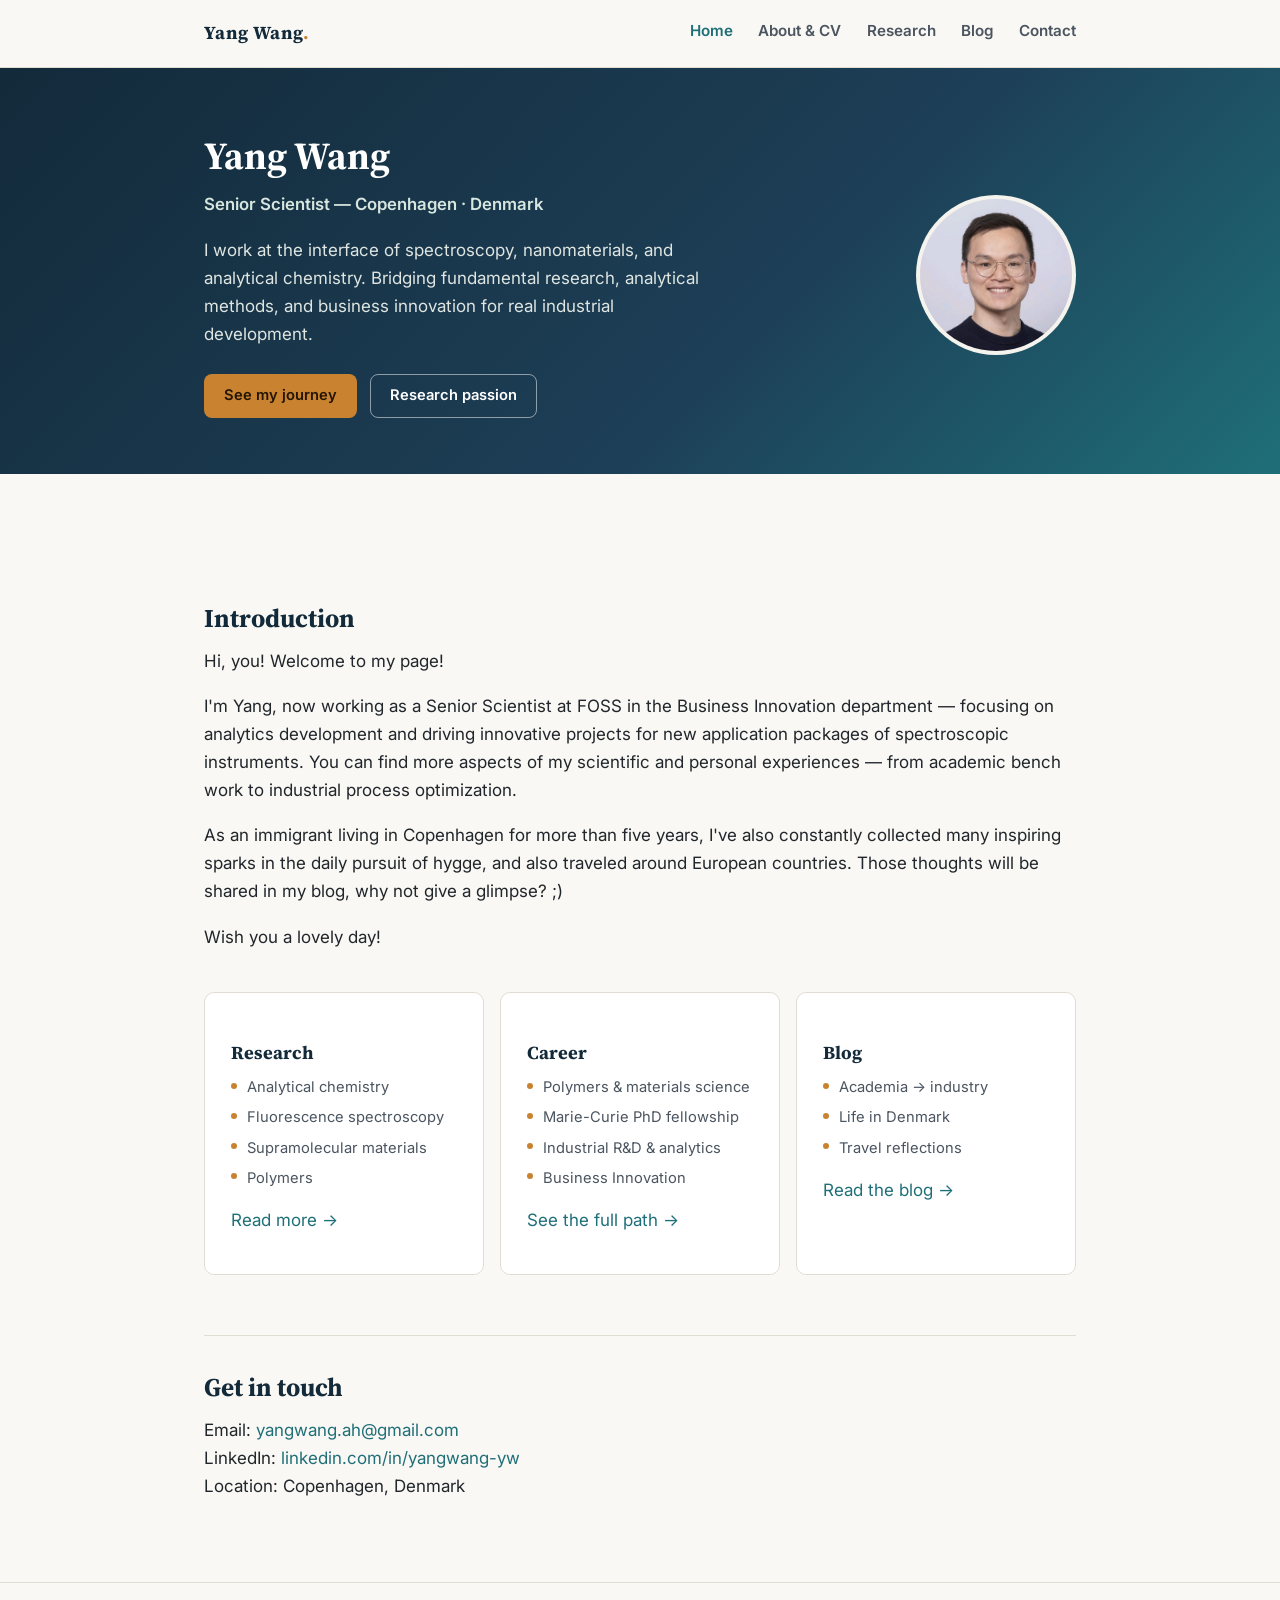
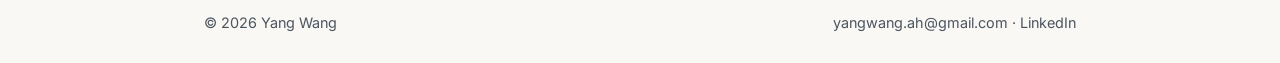
<file: index.html>
<!DOCTYPE html>
<html lang="en">
<head>
<meta charset="UTF-8">
<meta name="viewport" content="width=device-width, initial-scale=1.0">
<title>Yang Wang — Analytical Chemist &amp; Materials Scientist</title>
<meta name="description" content="Personal site of Yang Wang — Senior Scientist at FOSS, spectroscopy and nanomaterials researcher.">
<link rel="preconnect" href="https://fonts.googleapis.com">
<link href="https://fonts.googleapis.com/css2?family=Inter:wght@400;500;600;700&family=Source+Serif+4:opsz,wght@8..60,600;8..60,700&display=swap" rel="stylesheet">
<link rel="stylesheet" href="assets/style.css">
</head>
<body>

<header class="site-header">
  <div class="nav-inner">
    <a class="brand" href="index.html">Yang Wang<span>.</span></a>
    <nav class="primary-nav">
      <ul>
        <li><a href="index.html" class="active">Home</a></li>
        <li><a href="about.html">About &amp; CV</a></li>
        <li><a href="research.html">Research</a></li>
        <li><a href="blog/index.html">Blog</a></li>
        <li><a href="index.html#contact">Contact</a></li>
      </ul>
    </nav>
  </div>
</header>

<section class="hero">
  <div class="container">
    <div class="hero-text">
      <h1>Yang Wang</h1>
      <p class="role">Senior Scientist —  Copenhagen · Denmark</p>
      <p class="lede">I work at the interface of spectroscopy, nanomaterials, and analytical chemistry. Bridging fundamental research, analytical methods, and business innovation for real industrial development.</p>
      <div class="cta-row">
        <a class="btn btn-primary" href="about.html">See my journey</a>
        <a class="btn btn-outline" href="research.html">Research passion</a>
      </div>
    </div>
    <img class="hero-photo" src="assets/images/photo-yang-wang.png" alt="Yang Wang">
  </div>
</section>

<main>
  <div class="container">

    <section>
      <h2>Introduction</h2>
      <p>Hi, you! Welcome to my page!</p>
      <p>I'm Yang, now working as a Senior Scientist at FOSS in the Business Innovation department — focusing on analytics development and driving innovative projects for new application packages of spectroscopic instruments. You can find more aspects of my scientific and personal experiences — from academic bench work to industrial process optimization.</p>
      <p>As an immigrant living in Copenhagen for more than five years, I've also constantly collected many inspiring sparks in the daily pursuit of hygge, and also traveled around European countries. Those thoughts will be shared in my blog, why not give a glimpse? ;)</p>
      <p>Wish you a lovely day!</p>
    </section>

    <section class="grid-3">
      <div class="card">
        <h3>Research</h3>
        <ul class="card-list">
          <li>Analytical chemistry</li>
          <li>Fluorescence spectroscopy</li>
          <li>Supramolecular materials</li>
          <li>Polymers</li>
        </ul>
        <p><a href="research.html">Read more →</a></p>
      </div>
      <div class="card">
        <h3>Career</h3>
        <ul class="card-list">
          <li>Polymers &amp; materials science</li>
          <li>Marie-Curie PhD fellowship</li>
          <li>Industrial R&amp;D &amp; analytics</li>
          <li>Business Innovation</li>
        </ul>
        <p><a href="about.html">See the full path →</a></p>
      </div>
      <div class="card">
        <h3>Blog</h3>
        <ul class="card-list">
          <li>Academia → industry</li>
          <li>Life in Denmark</li>
          <li>Travel reflections</li>
        </ul>
        <p><a href="blog/index.html">Read the blog →</a></p>
      </div>
    </section>

    <hr class="rule">

    <section id="contact">
      <h2>Get in touch</h2>
      <p>
        Email: <a href="mailto:yangwang.ah@gmail.com">yangwang.ah@gmail.com</a><br>
        LinkedIn: <a href="https://www.linkedin.com/in/yangwang-yw" target="_blank" rel="noopener">linkedin.com/in/yangwang-yw</a><br>
        Location: Copenhagen, Denmark
      </p>
    </section>

  </div>
</main>

<footer class="site-footer">
  <div class="container">
    <span>© <span id="year"></span> Yang Wang</span>
    <span><a href="mailto:yangwang.ah@gmail.com">yangwang.ah@gmail.com</a> · <a href="https://www.linkedin.com/in/yangwang-yw" target="_blank" rel="noopener">LinkedIn</a></span>
  </div>
</footer>

<script>document.getElementById('year').textContent = new Date().getFullYear();</script>
</body>
</html>
</file>
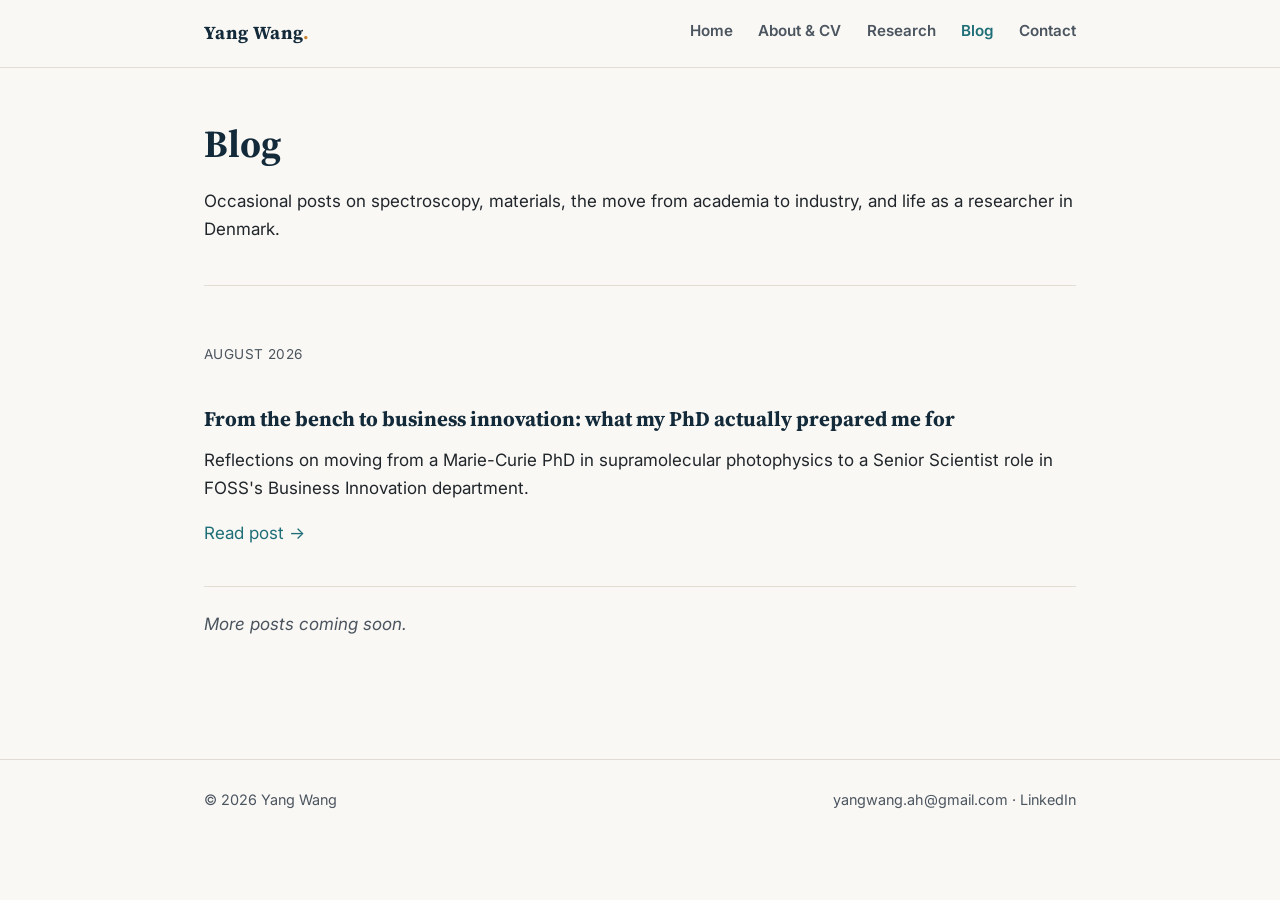
<file: blog/index.html>
<!DOCTYPE html>
<html lang="en">
<head>
<meta charset="UTF-8">
<meta name="viewport" content="width=device-width, initial-scale=1.0">
<title>Blog — Yang Wang</title>
<link rel="preconnect" href="https://fonts.googleapis.com">
<link href="https://fonts.googleapis.com/css2?family=Inter:wght@400;500;600;700&family=Source+Serif+4:opsz,wght@8..60,600;8..60,700&display=swap" rel="stylesheet">
<link rel="stylesheet" href="../assets/style.css">
</head>
<body>

<header class="site-header">
  <div class="nav-inner">
    <a class="brand" href="../index.html">Yang Wang<span>.</span></a>
    <nav class="primary-nav">
      <ul>
        <li><a href="../index.html">Home</a></li>
        <li><a href="../about.html">About &amp; CV</a></li>
        <li><a href="../research.html">Research</a></li>
        <li><a href="index.html" class="active">Blog</a></li>
        <li><a href="../index.html#contact">Contact</a></li>
      </ul>
    </nav>
  </div>
</header>

<main>
  <div class="container">
    <section>
      <h1>Blog</h1>
      <p>Occasional posts on spectroscopy, materials, the move from academia to industry, and life as a researcher in Denmark.</p>
    </section>

    <hr class="rule">

    <section>

      
<div class="post-preview">
        <div class="post-date">August 2026</div>
        <h2 class="post-title"><a href="from-academia-to-industry.html">From the bench to business innovation: what my PhD actually prepared me for</a></h2>
        <p>Reflections on moving from a Marie-Curie PhD in supramolecular photophysics to a Senior Scientist role in FOSS's Business Innovation department.</p>
        <p><a href="from-academia-to-industry.html">Read post →</a></p>
      </div>

      <div class="post-preview">
        <p style="color:var(--ink-soft);font-style:italic;">More posts coming soon.</p>
      </div>
    </section>
  </div>
</main>

<footer class="site-footer">
  <div class="container">
    <span>© <span id="year"></span> Yang Wang</span>
    <span><a href="mailto:yangwang.ah@gmail.com">yangwang.ah@gmail.com</a> · <a href="https://www.linkedin.com/in/yangwang-yw" target="_blank" rel="noopener">LinkedIn</a></span>
  </div>
</footer>

<script>document.getElementById('year').textContent = new Date().getFullYear();</script>
</body>
</html>
</file>
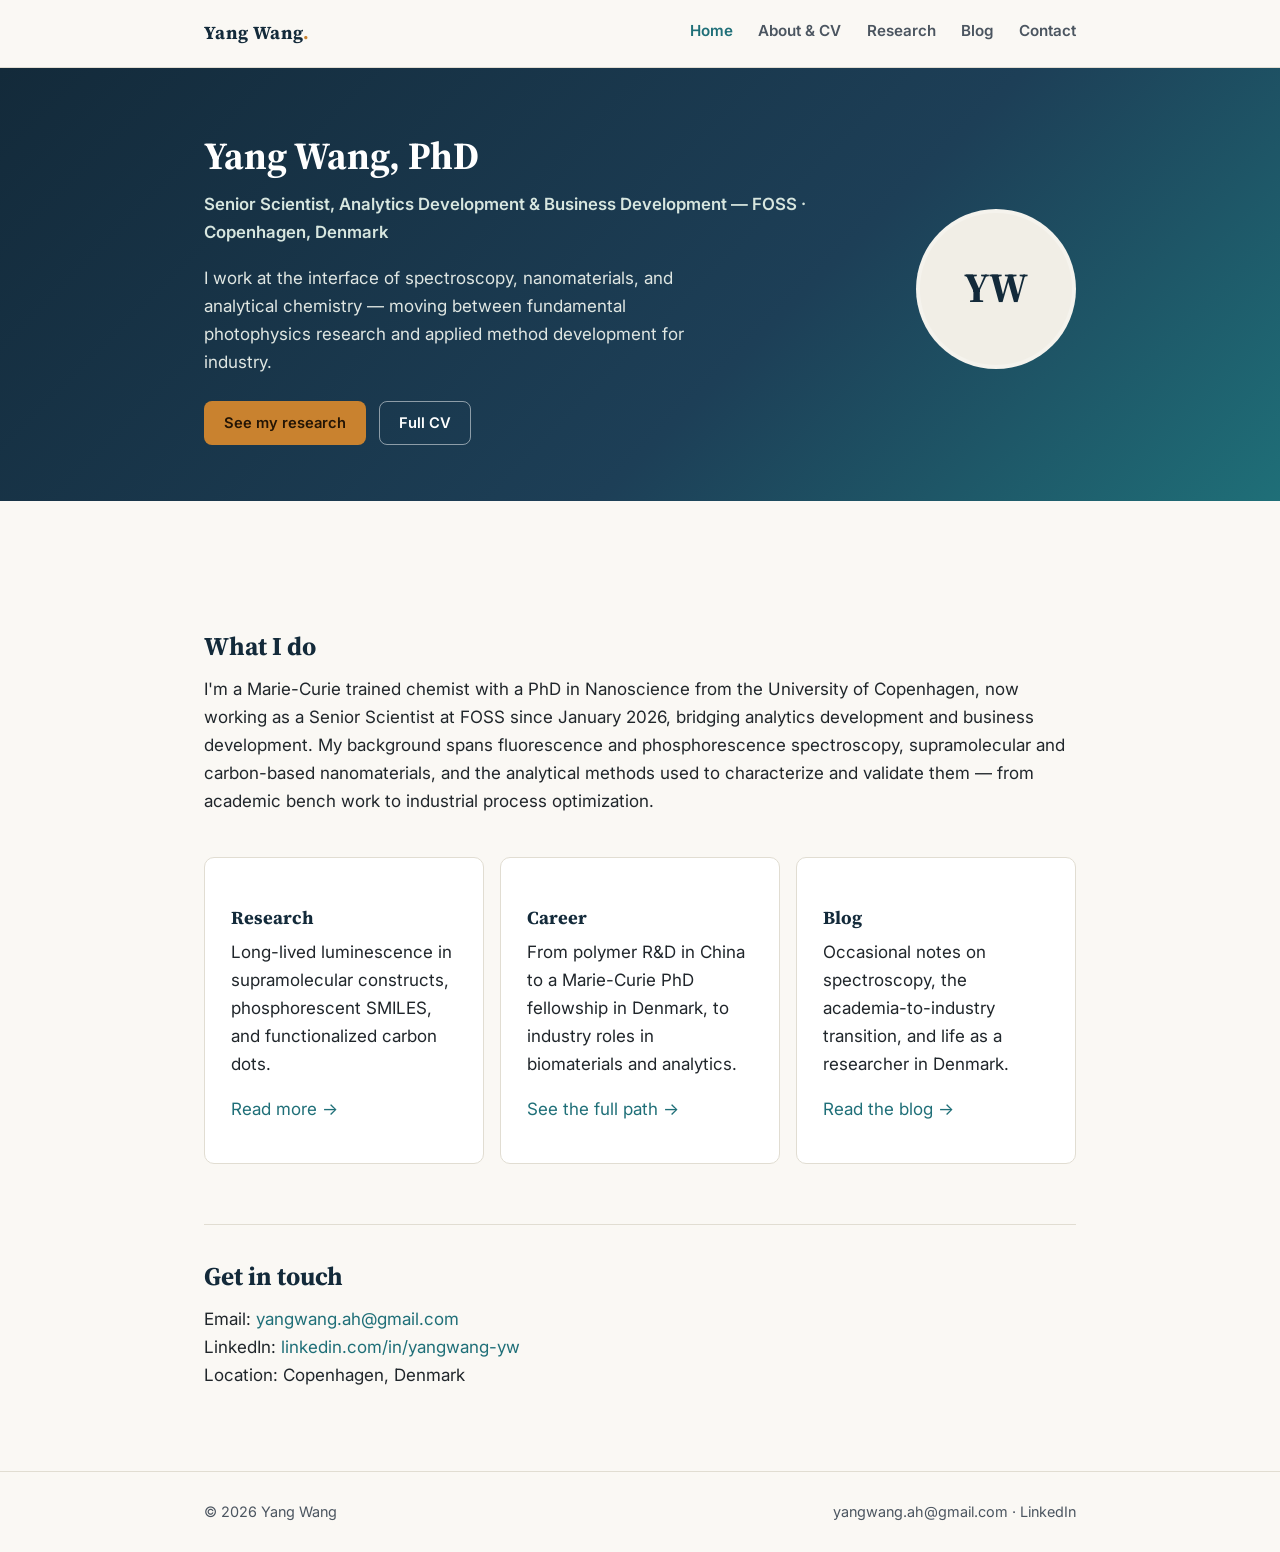
<file: site/index.html>
<!DOCTYPE html>
<html lang="en">
<head>
<meta charset="UTF-8">
<meta name="viewport" content="width=device-width, initial-scale=1.0">
<title>Yang Wang, PhD — Analytical Chemist &amp; Materials Scientist</title>
<meta name="description" content="Personal site of Yang Wang, PhD — Senior Scientist at FOSS, spectroscopy and nanomaterials researcher.">
<link rel="preconnect" href="https://fonts.googleapis.com">
<link href="https://fonts.googleapis.com/css2?family=Inter:wght@400;500;600;700&family=Source+Serif+4:opsz,wght@8..60,600;8..60,700&display=swap" rel="stylesheet">
<link rel="stylesheet" href="assets/style.css">
</head>
<body>

<header class="site-header">
  <div class="nav-inner">
    <a class="brand" href="index.html">Yang Wang<span>.</span></a>
    <nav class="primary-nav">
      <ul>
        <li><a href="index.html" class="active">Home</a></li>
        <li><a href="about.html">About &amp; CV</a></li>
        <li><a href="research.html">Research</a></li>
        <li><a href="blog/index.html">Blog</a></li>
        <li><a href="index.html#contact">Contact</a></li>
      </ul>
    </nav>
  </div>
</header>

<section class="hero">
  <div class="container">
    <div class="hero-text">
      <h1>Yang Wang, PhD</h1>
      <p class="role">Senior Scientist, Analytics Development &amp; Business Development — FOSS · Copenhagen, Denmark</p>
      <p class="lede">I work at the interface of spectroscopy, nanomaterials, and analytical chemistry — moving between fundamental photophysics research and applied method development for industry.</p>
      <div class="cta-row">
        <a class="btn btn-primary" href="research.html">See my research</a>
        <a class="btn btn-outline" href="about.html">Full CV</a>
      </div>
    </div>
    <div class="hero-photo">YW</div>
  </div>
</section>

<main>
  <div class="container">

    <section>
      <h2>What I do</h2>
      <p>I'm a Marie-Curie trained chemist with a PhD in Nanoscience from the University of Copenhagen, now working as a Senior Scientist at FOSS since January 2026, bridging analytics development and business development. My background spans fluorescence and phosphorescence spectroscopy, supramolecular and carbon-based nanomaterials, and the analytical methods used to characterize and validate them — from academic bench work to industrial process optimization.</p>
    </section>

    <section class="grid-3">
      <div class="card">
        <h3>Research</h3>
        <p>Long-lived luminescence in supramolecular constructs, phosphorescent SMILES, and functionalized carbon dots.</p>
        <p><a href="research.html">Read more →</a></p>
      </div>
      <div class="card">
        <h3>Career</h3>
        <p>From polymer R&amp;D in China to a Marie-Curie PhD fellowship in Denmark, to industry roles in biomaterials and analytics.</p>
        <p><a href="about.html">See the full path →</a></p>
      </div>
      <div class="card">
        <h3>Blog</h3>
        <p>Occasional notes on spectroscopy, the academia-to-industry transition, and life as a researcher in Denmark.</p>
        <p><a href="blog/index.html">Read the blog →</a></p>
      </div>
    </section>

    <hr class="rule">

    <section id="contact">
      <h2>Get in touch</h2>
      <p>
        Email: <a href="mailto:yangwang.ah@gmail.com">yangwang.ah@gmail.com</a><br>
        LinkedIn: <a href="https://www.linkedin.com/in/yangwang-yw" target="_blank" rel="noopener">linkedin.com/in/yangwang-yw</a><br>
        Location: Copenhagen, Denmark
      </p>
    </section>

  </div>
</main>

<footer class="site-footer">
  <div class="container">
    <span>© <span id="year"></span> Yang Wang</span>
    <span><a href="mailto:yangwang.ah@gmail.com">yangwang.ah@gmail.com</a> · <a href="https://www.linkedin.com/in/yangwang-yw" target="_blank" rel="noopener">LinkedIn</a></span>
  </div>
</footer>

<script>document.getElementById('year').textContent = new Date().getFullYear();</script>
</body>
</html>
</file>
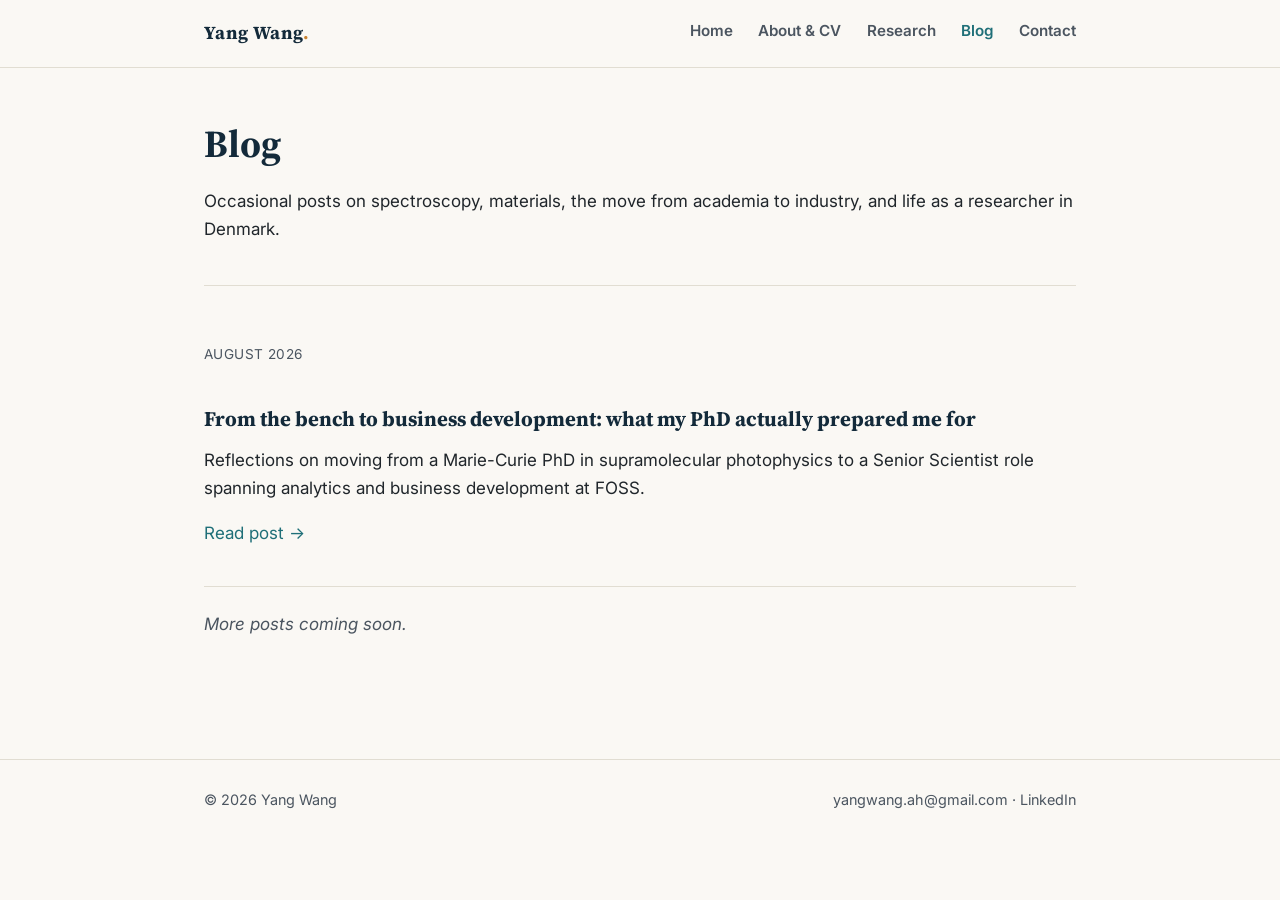
<file: site/blog/index.html>
<!DOCTYPE html>
<html lang="en">
<head>
<meta charset="UTF-8">
<meta name="viewport" content="width=device-width, initial-scale=1.0">
<title>Blog — Yang Wang</title>
<link rel="preconnect" href="https://fonts.googleapis.com">
<link href="https://fonts.googleapis.com/css2?family=Inter:wght@400;500;600;700&family=Source+Serif+4:opsz,wght@8..60,600;8..60,700&display=swap" rel="stylesheet">
<link rel="stylesheet" href="../assets/style.css">
</head>
<body>

<header class="site-header">
  <div class="nav-inner">
    <a class="brand" href="../index.html">Yang Wang<span>.</span></a>
    <nav class="primary-nav">
      <ul>
        <li><a href="../index.html">Home</a></li>
        <li><a href="../about.html">About &amp; CV</a></li>
        <li><a href="../research.html">Research</a></li>
        <li><a href="index.html" class="active">Blog</a></li>
        <li><a href="../index.html#contact">Contact</a></li>
      </ul>
    </nav>
  </div>
</header>

<main>
  <div class="container">
    <section>
      <h1>Blog</h1>
      <p>Occasional posts on spectroscopy, materials, the move from academia to industry, and life as a researcher in Denmark.</p>
    </section>

    <hr class="rule">

    <section>

      
<div class="post-preview">
        <div class="post-date">August 2026</div>
        <h2 class="post-title"><a href="from-academia-to-industry.html">From the bench to business development: what my PhD actually prepared me for</a></h2>
        <p>Reflections on moving from a Marie-Curie PhD in supramolecular photophysics to a Senior Scientist role spanning analytics and business development at FOSS.</p>
        <p><a href="from-academia-to-industry.html">Read post →</a></p>
      </div>

      <div class="post-preview">
        <p style="color:var(--ink-soft);font-style:italic;">More posts coming soon.</p>
      </div>
    </section>
  </div>
</main>

<footer class="site-footer">
  <div class="container">
    <span>© <span id="year"></span> Yang Wang</span>
    <span><a href="mailto:yangwang.ah@gmail.com">yangwang.ah@gmail.com</a> · <a href="https://www.linkedin.com/in/yangwang-yw" target="_blank" rel="noopener">LinkedIn</a></span>
  </div>
</footer>

<script>document.getElementById('year').textContent = new Date().getFullYear();</script>
</body>
</html>
</file>
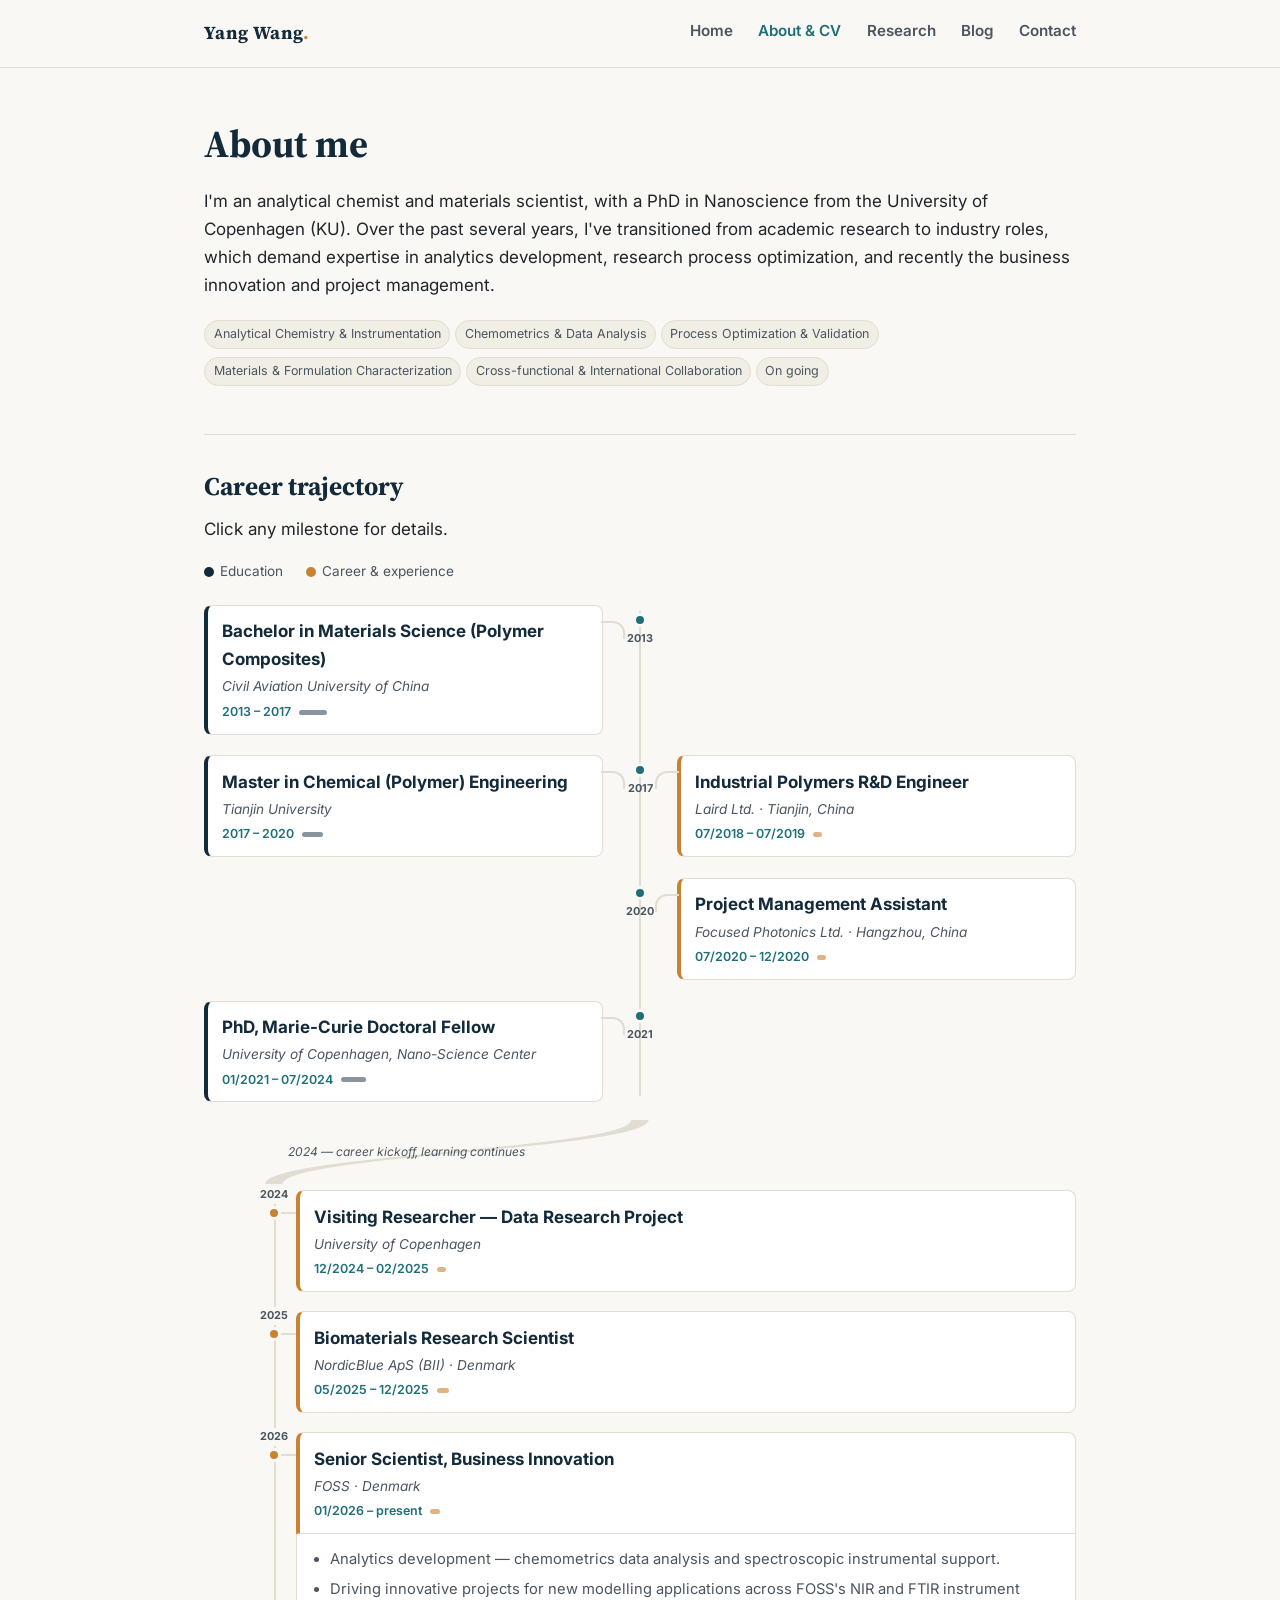
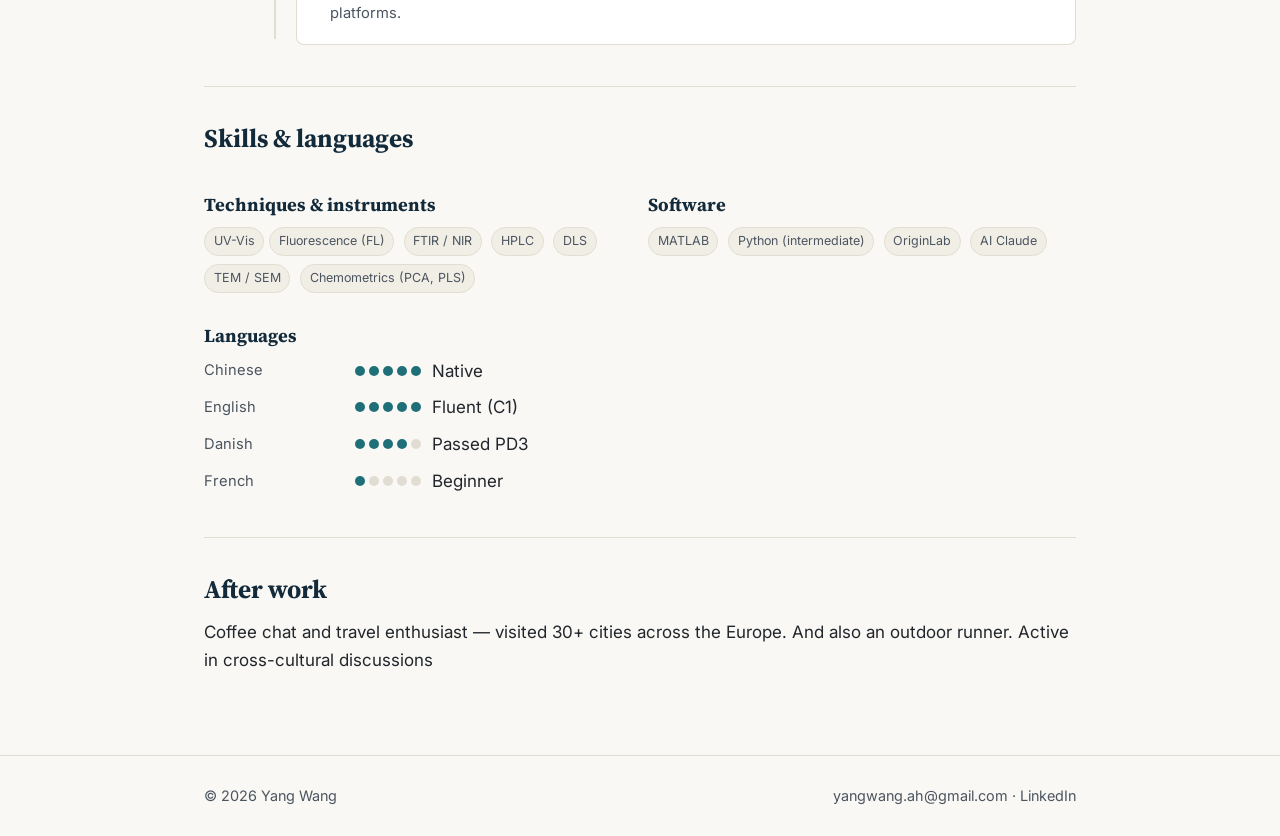
<file: about.html>
<!DOCTYPE html>
<html lang="en">
<head>
<meta charset="UTF-8">
<meta name="viewport" content="width=device-width, initial-scale=1.0">
<title>About &amp; CV — Yang Wang</title>
<link rel="preconnect" href="https://fonts.googleapis.com">
<link href="https://fonts.googleapis.com/css2?family=Inter:wght@400;500;600;700&family=Source+Serif+4:opsz,wght@8..60,600;8..60,700&display=swap" rel="stylesheet">
<link rel="stylesheet" href="assets/style.css">
</head>
<body>

<header class="site-header">
  <div class="nav-inner">
    <a class="brand" href="index.html">Yang Wang<span>.</span></a>
    <nav class="primary-nav">
      <ul>
        <li><a href="index.html">Home</a></li>
        <li><a href="about.html" class="active">About &amp; CV</a></li>
        <li><a href="research.html">Research</a></li>
        <li><a href="blog/index.html">Blog</a></li>
        <li><a href="index.html#contact">Contact</a></li>
      </ul>
    </nav>
  </div>
</header>

<main>
  <div class="container">

    <section>
      <h1>About me</h1>
      <p>I'm an analytical chemist and materials scientist, with a PhD in Nanoscience from the University of Copenhagen (KU). Over the past several years, I've transitioned from academic research to industry roles, which demand expertise in analytics development, research process optimization, and recently the business innovation and project management.</p>

      <div style="margin-top:1.2rem;">
        <p class="tag">Analytical Chemistry &amp; Instrumentation</p><p class="tag" style="display:inline-block">Chemometrics &amp; Data Analysis</p><p class="tag" style="display:inline-block">Process Optimization &amp; Validation</p><p class="tag" style="display:inline-block">Materials &amp; Formulation Characterization</p><p class="tag" style="display:inline-block">Cross-functional &amp; International Collaboration</p><p class="tag" style="display:inline-block">On going</p>
      </div>
    </section>

    <hr class="rule">

    <section>
      <h2>Career trajectory</h2>
      <p>Click any milestone for details.</p>

      <div class="traj-legend">
        <span><span class="dot-legend edu"></span>Education</span>
        <span><span class="dot-legend industry"></span>Career &amp; experience</span>
      </div>

      <div class="dual-timeline">

        <!-- ===== Segment A: dual column, centered spine (education years) ===== -->
        <div class="tl-segment tl-segment-dual">

          <div class="tl-row">
            <div class="tl-side tl-left">
              <details class="tl-item edu">
                <summary>
                  <span class="traj-title">Bachelor in Materials Science (Polymer Composites)</span>
                  <span class="traj-org">Civil Aviation University of China</span>
                  <span class="traj-date-row"><span class="traj-date">2013 – 2017</span><span class="dur-bar" style="width:28px" title="~4 years"></span></span>
                </summary>
                <div class="traj-body">
                  <ul>
                    <li>Led a student research project on the nanostructure of inorganic hydroxyapatite.</li>
                    <li>Coordinated a 4-person team through experiments to publication.</li>
                  </ul>
                </div>
              </details>
            </div>
            <div class="tl-node-col"><span class="tl-node"></span><span class="tl-year">2013</span></div>
            <div class="tl-side tl-right"></div>
          </div>

          <div class="tl-row">
            <div class="tl-side tl-left">
              <details class="tl-item edu">
                <summary>
                  <span class="traj-title">Master in Chemical (Polymer) Engineering</span>
                  <span class="traj-org">Tianjin University</span>
                  <span class="traj-date-row"><span class="traj-date">2017 – 2020</span><span class="dur-bar" style="width:21px" title="~3 years"></span></span>
                </summary>
                <div class="traj-body">
                  <ul>
                    <li>Thesis: <em>Organosilicone Functionalized Carbon Dots</em> — tuning photoluminescence and ClO⁻ detection applications.</li>
                    <li>Specialized in polymer science and analytical chemistry (UV-Vis, FTIR, FL, Raman, TEM).</li>
                    <li>One Young World Delegate (Netherlands, 2018) and Youth Ag Summit Delegate (Brazil, 2019) — selected from 1,000+ worldwide applicants.</li>
                  </ul>
                </div>
              </details>
            </div>
            <div class="tl-node-col"><span class="tl-node"></span><span class="tl-year">2017</span></div>
            <div class="tl-side tl-right">
              <details class="tl-item industry">
                <summary>
                  <span class="traj-title">Industrial Polymers R&amp;D Engineer</span>
                  <span class="traj-org">Laird Ltd. · Tianjin, China</span>
                  <span class="traj-date-row"><span class="traj-date">07/2018 – 07/2019</span><span class="dur-bar" style="width:9px" title="~1 year"></span></span>
                </summary>
                <div class="traj-body">
                  <ul>
                    <li>Researched thermally conductive polymer composites; tested mechanical properties and durability of rubber materials.</li>
                    <li>Developed an industrial protocol for fluorescent tracking of silicone oil leakage in thermal pads.</li>
                    <li>Work led to 2 publications and 1 patent.</li>
                  </ul>
                </div>
              </details>
            </div>
          </div>

          <div class="tl-row">
            <div class="tl-side tl-left"></div>
            <div class="tl-node-col"><span class="tl-node"></span><span class="tl-year">2020</span></div>
            <div class="tl-side tl-right">
              <details class="tl-item industry">
                <summary>
                  <span class="traj-title">Project Management Assistant</span>
                  <span class="traj-org">Focused Photonics Ltd. · Hangzhou, China</span>
                  <span class="traj-date-row"><span class="traj-date">07/2020 – 12/2020</span><span class="dur-bar" style="width:9px" title="~6 months"></span></span>
                </summary>
                <div class="traj-body">
                  <ul>
                    <li>Supported development documentation for spectroscopic devices (UV and mass spectrometers) under manufacturing standards.</li>
                    <li>Coordinated two cross-departmental grant applications.</li>
                    <li>Helped secure 5 government grants totaling roughly 10 million DKK.</li>
                  </ul>
                </div>
              </details>
            </div>
          </div>

          <div class="tl-row">
            <div class="tl-side tl-left">
              <details class="tl-item edu">
                <summary>
                  <span class="traj-title">PhD, Marie-Curie Doctoral Fellow</span>
                  <span class="traj-org">University of Copenhagen, Nano-Science Center</span>
                  <span class="traj-date-row"><span class="traj-date">01/2021 – 07/2024</span><span class="dur-bar" style="width:25px" title="~3.5 years"></span></span>
                </summary>
                <div class="traj-body">
                  <ul>
                    <li>Thesis: <em>Exploring Long-Lived Luminescence in Supramolecular Constructs</em>, supervised by Prof. Bo Wegge Laursen.</li>
                    <li>Researched fluorescence/phosphorescence mechanisms in supramolecular structures (SMILES) via UV-Vis, FL, DLS, TEM, FTIR, and HPLC.</li>
                    <li>Developed a novel spectroscopic method for measuring weakly emissive luminescent crystals; improved emission lifetime of target materials by roughly 30x through structural optimization.</li>
                    <li>Led cross-lab collaboration with groups in the USA and Sweden, resulting in 4 publications/drafts.</li>
                    <li>Supervised 3 bachelor projects and taught ~50 students on the Biochemistry course.</li>
                    <li>Selected as Marie-Curie Doctoral Fellow from over 2,000 worldwide applicants.</li>
                  </ul>
                </div>
              </details>
            </div>
            <div class="tl-node-col"><span class="tl-node"></span><span class="tl-year">2021</span></div>
            <div class="tl-side tl-right"></div>
          </div>

        </div>

        <!-- ===== Curve: line shifts from center to left as education ends ===== -->
        <div class="tl-curve">
          <svg viewBox="0 0 100 100" preserveAspectRatio="none">
            <path d="M50,0 C50,45 8,55 8,100"></path>
          </svg>
          <span class="tl-curve-label">2024 — career kickoff, learning continues</span>
        </div>

        <!-- ===== Segment B: single column, left spine (career-only years) ===== -->
        <div class="tl-segment tl-segment-single">

          <div class="tl-row-single">
            <span class="tl-node-s"></span>
            <span class="tl-year-s">2024</span>
            <details class="tl-item industry">
              <summary>
                <span class="traj-title">Visiting Researcher — Data Research Project</span>
                <span class="traj-org">University of Copenhagen</span>
                <span class="traj-date-row"><span class="traj-date">12/2024 – 02/2025</span><span class="dur-bar" style="width:9px" title="~3 months"></span></span>
              </summary>
              <div class="traj-body">
                <ul>
                  <li>Led multivariate data analysis (PCA, PLS regression) in MATLAB on fluorescent-label / biomolecule interaction data.</li>
                  <li>Developed a model with roughly 30% higher analytical accuracy.</li>
                  <li>Helped establish an international collaboration to integrate dynamic spectroscopy into validation protocols.</li>
                </ul>
              </div>
            </details>
          </div>

          <div class="tl-row-single">
            <span class="tl-node-s"></span>
            <span class="tl-year-s">2025</span>
            <details class="tl-item industry">
              <summary>
                <span class="traj-title">Biomaterials Research Scientist</span>
                <span class="traj-org">NordicBlue ApS (BII) · Denmark</span>
                <span class="traj-date-row"><span class="traj-date">05/2025 – 12/2025</span><span class="dur-bar" style="width:12px" title="~7 months"></span></span>
              </summary>
              <div class="traj-body">
                <ul>
                  <li>Kinetics monitoring of enzymatic reactions via UV-Vis and fluorescence spectroscopy.</li>
                  <li>Fermentation and protein production workflows: HPLC, His-tag chromatography.</li>
                  <li>Optimized an indigo dyeing process to improve colorant stability.</li>
            
              </div>
            </details>
          </div>

          <div class="tl-row-single">
            <span class="tl-node-s"></span>
            <span class="tl-year-s">2026</span>
            <details class="tl-item industry" open>
              <summary>
                <span class="traj-title">Senior Scientist, Business Innovation</span>
                <span class="traj-org">FOSS · Denmark</span>
                <span class="traj-date-row"><span class="traj-date">01/2026 – present</span><span class="dur-bar ongoing" style="width:10px" title="ongoing"></span></span>
              </summary>
              <div class="traj-body">
                <ul>
                  <li>Analytics development — chemometrics data analysis and spectroscopic instrumental support.</li>
                  <li>Driving innovative projects for new modelling applications across FOSS's NIR and FTIR instrument platforms.</li>
                </ul>
              </div>
            </details>
          </div>

        </div>

      </div>
    </section>

    <hr class="rule">

    <section>
      <h2>Skills &amp; languages</h2>
      <div class="grid-2">
        <div>
          <h3>Techniques &amp; instruments</h3>
          <p class="tag">UV-Vis</p><p class="tag" style="display:inline-block">Fluorescence (FL)</p>
          <p class="tag" style="display:inline-block">FTIR / NIR</p>
          <p class="tag" style="display:inline-block">HPLC</p>
          <p class="tag" style="display:inline-block">DLS</p>
          <p class="tag" style="display:inline-block">TEM / SEM</p>
          <p class="tag" style="display:inline-block">Chemometrics (PCA, PLS)</p>

        </div>
        <div>
          <h3>Software</h3>
          <p class="tag" style="display:inline-block">MATLAB</p>
          <p class="tag" style="display:inline-block">Python (intermediate)</p>
          <p class="tag" style="display:inline-block">OriginLab</p>
          <p class="tag" style="display:inline-block">AI Claude</p>
        </div>
      </div>

      <h3>Languages</h3>
      <div class="skill-row"><span class="skill-name">Chinese</span><div class="skill-dots"><span class="dot filled"></span><span class="dot filled"></span><span class="dot filled"></span><span class="dot filled"></span><span class="dot filled"></span></div><span>Native</span></div>
      <div class="skill-row"><span class="skill-name">English</span><div class="skill-dots"><span class="dot filled"></span><span class="dot filled"></span><span class="dot filled"></span><span class="dot filled"></span><span class="dot filled"></span></div><span>Fluent (C1)</span></div>
      <div class="skill-row"><span class="skill-name">Danish</span><div class="skill-dots"><span class="dot filled"></span><span class="dot filled"></span><span class="dot filled"></span><span class="dot filled"></span><span class="dot"></span></div><span>Passed PD3</span></div>
      <div class="skill-row"><span class="skill-name">French</span><div class="skill-dots"><span class="dot filled"></span><span class="dot"></span><span class="dot"></span><span class="dot"></span><span class="dot"></span></div><span>Beginner</span></div>
    </section>

    <hr class="rule">

    <section>
      <h2>After work</h2>
      <p>Coffee chat and travel enthusiast — visited 30+ cities across the Europe. And also an outdoor runner. Active in cross-cultural discussions</p>
    </section>

  </div>
</main>

<footer class="site-footer">
  <div class="container">
    <span>© <span id="year"></span> Yang Wang</span>
    <span><a href="mailto:yangwang.ah@gmail.com">yangwang.ah@gmail.com</a> · <a href="https://www.linkedin.com/in/yangwang-yw" target="_blank" rel="noopener">LinkedIn</a></span>
  </div>
</footer>

<script>document.getElementById('year').textContent = new Date().getFullYear();</script>
</body>
</html>
</file>
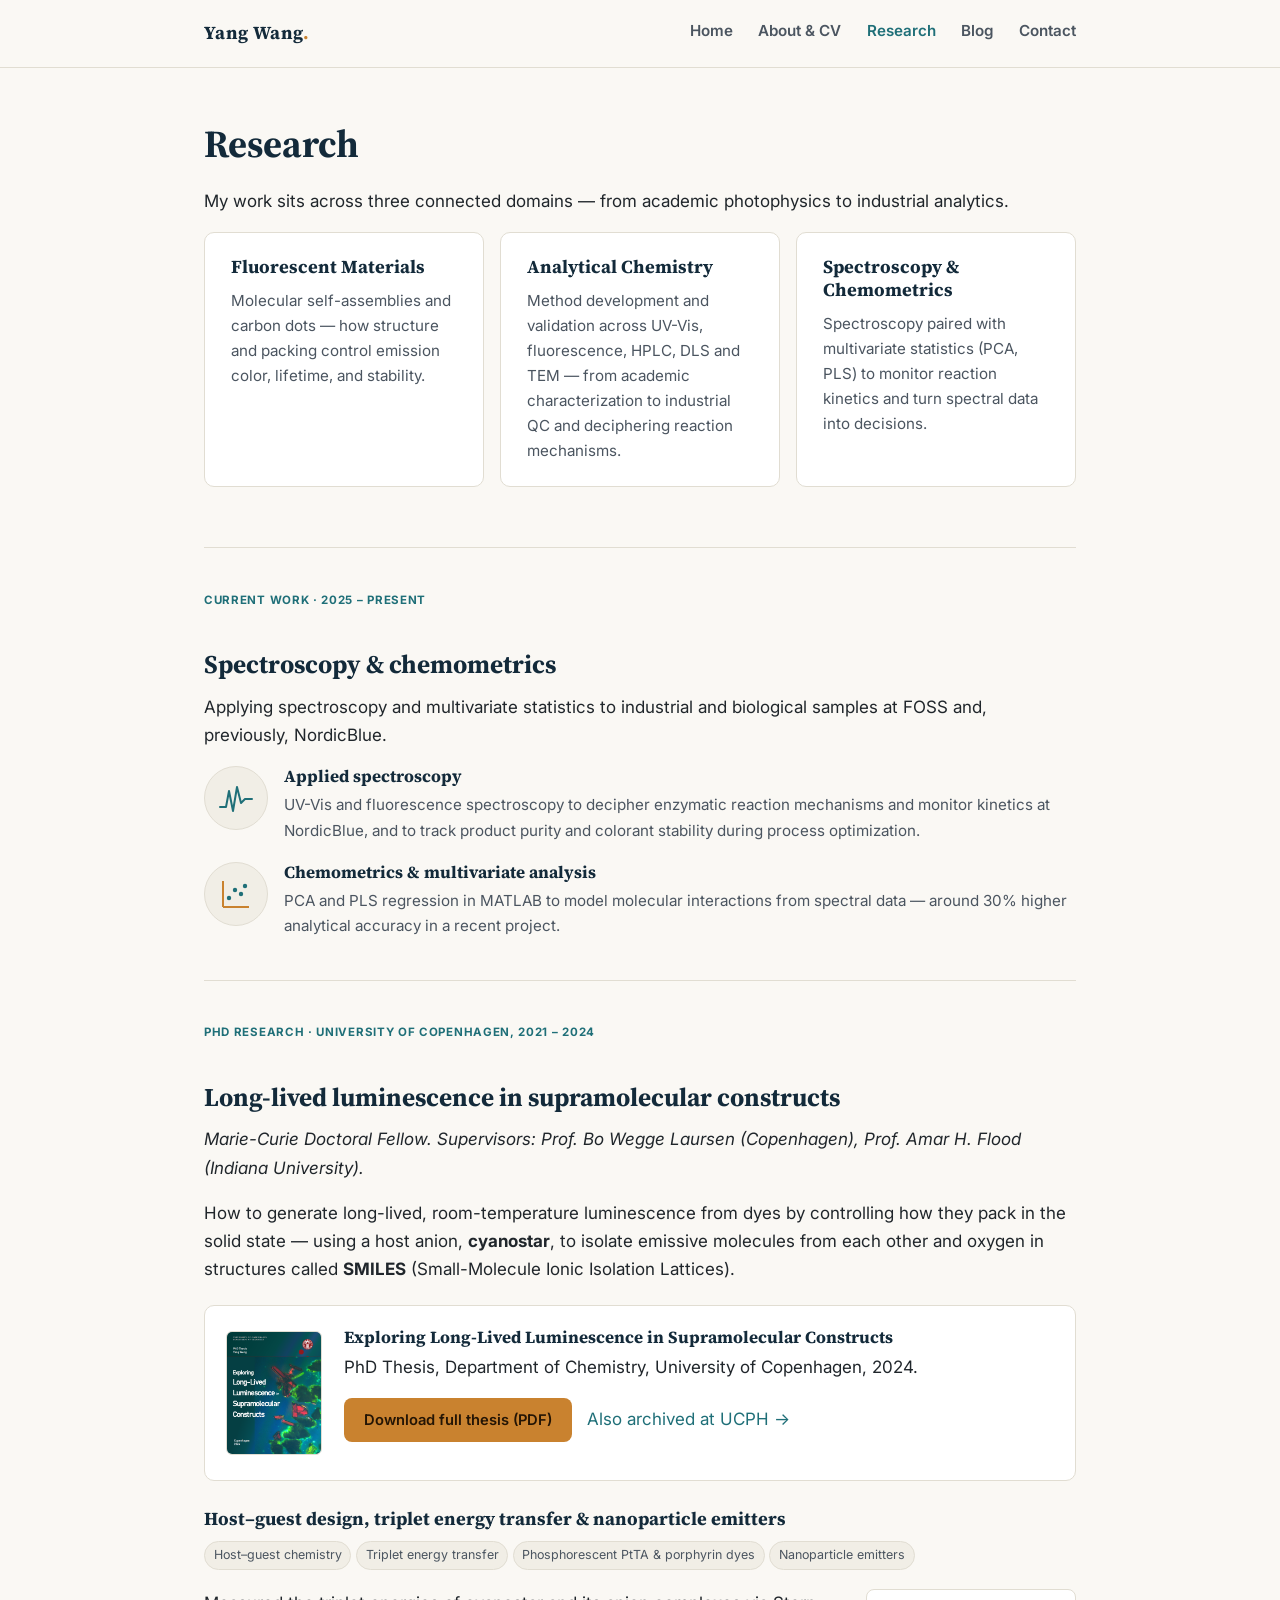
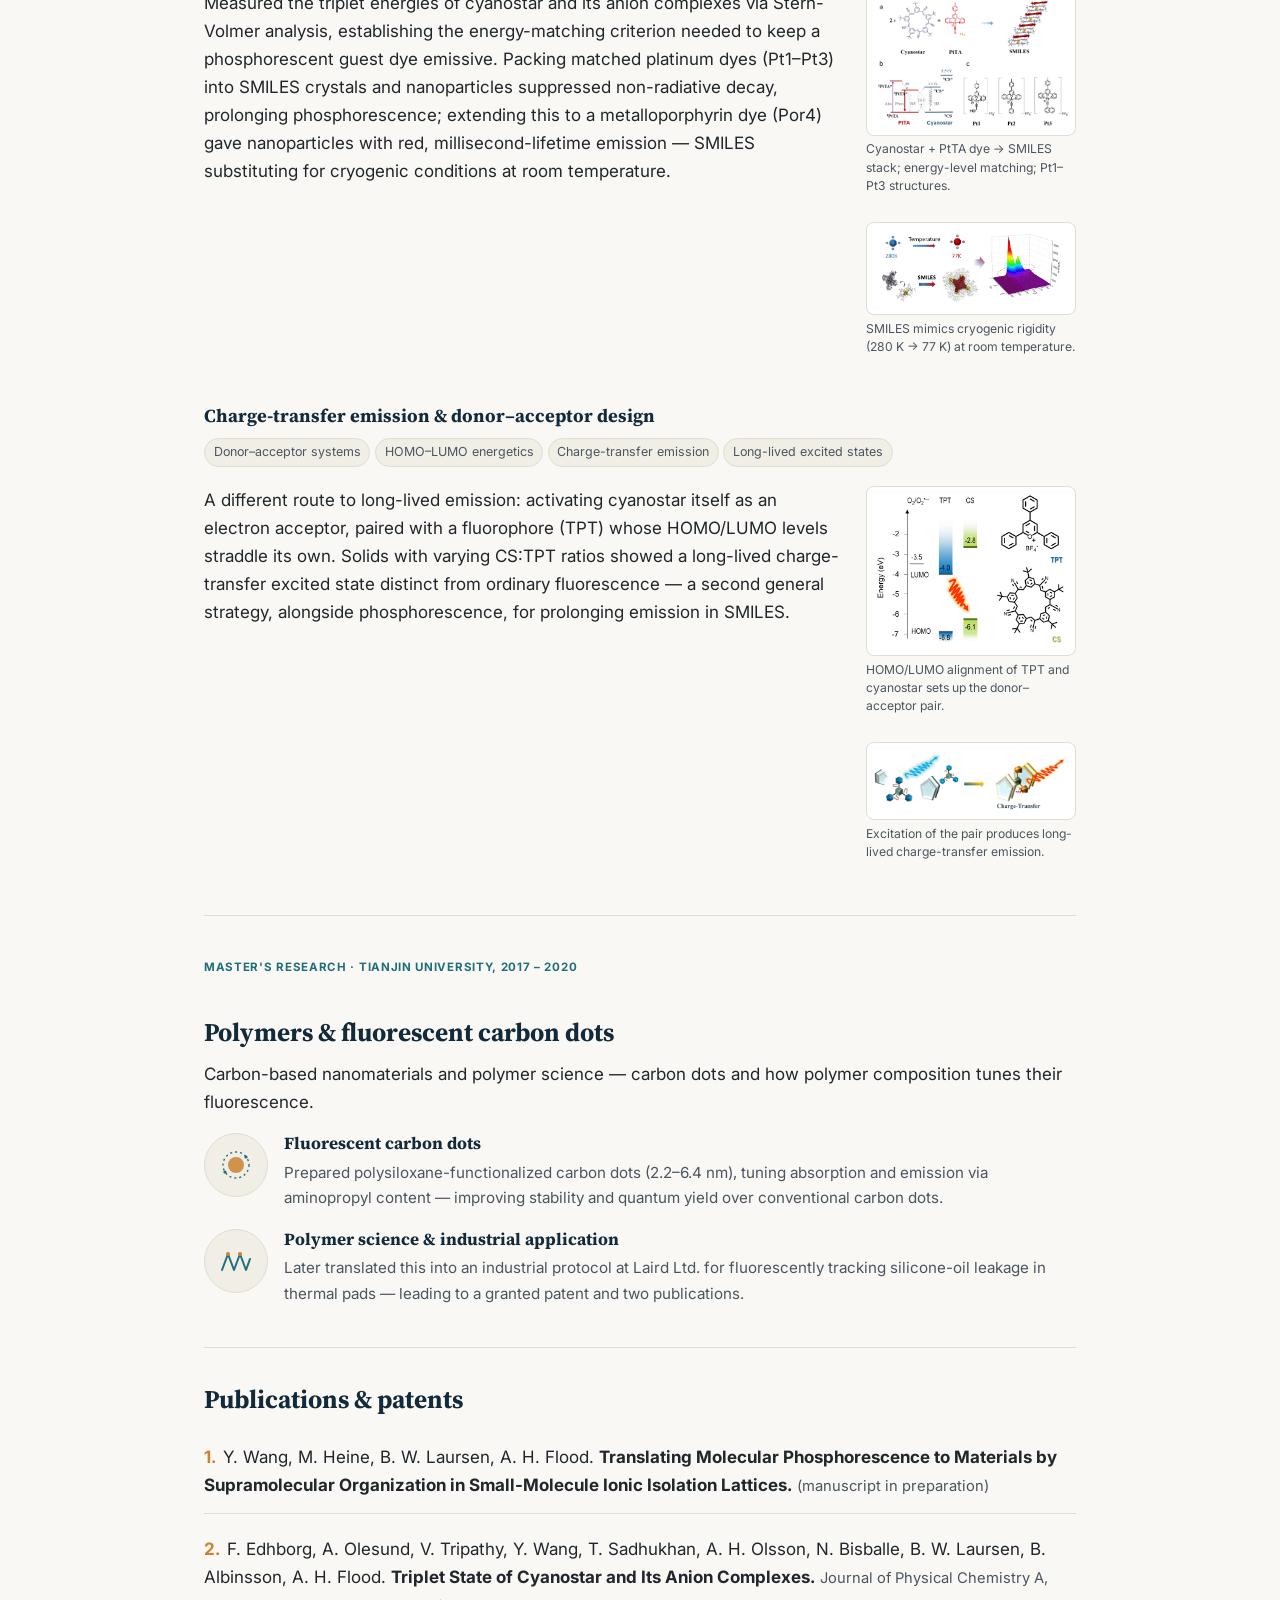
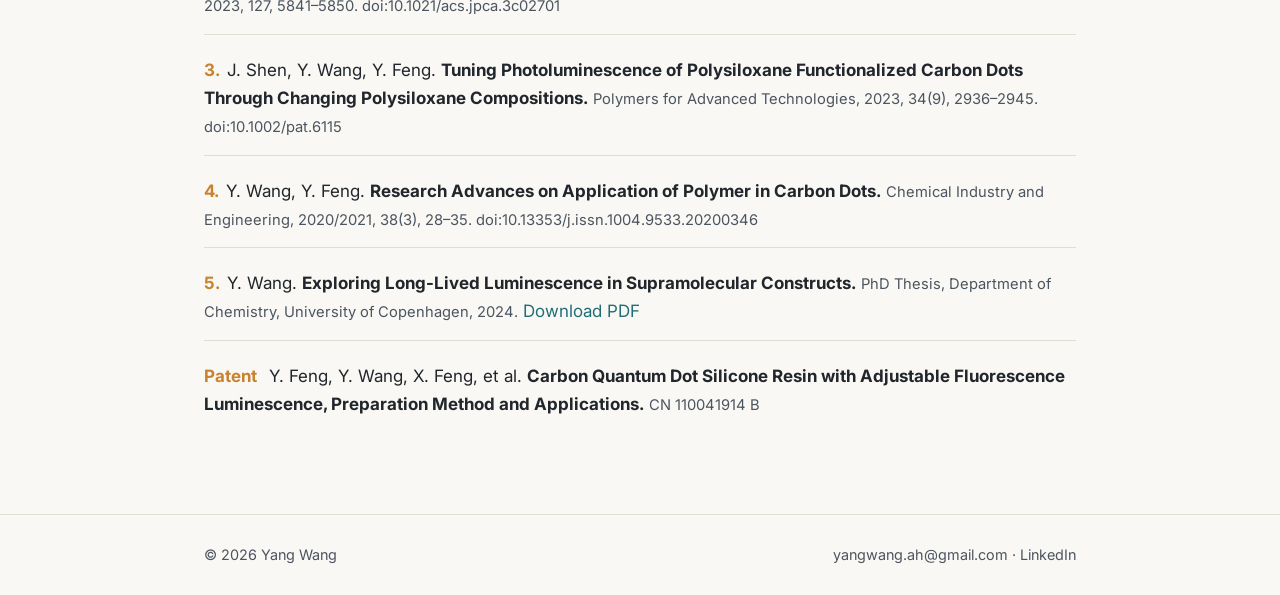
<file: research.html>
<!DOCTYPE html>
<html lang="en">
<head>
<meta charset="UTF-8">
<meta name="viewport" content="width=device-width, initial-scale=1.0">
<title>Research &amp; Publications — Yang Wang</title>
<link rel="preconnect" href="https://fonts.googleapis.com">
<link href="https://fonts.googleapis.com/css2?family=Inter:wght@400;500;600;700&family=Source+Serif+4:opsz,wght@8..60,600;8..60,700&display=swap" rel="stylesheet">
<link rel="stylesheet" href="assets/style.css">
</head>
<body>

<header class="site-header">
  <div class="nav-inner">
    <a class="brand" href="index.html">Yang Wang<span>.</span></a>
    <nav class="primary-nav">
      <ul>
        <li><a href="index.html">Home</a></li>
        <li><a href="about.html">About &amp; CV</a></li>
        <li><a href="research.html" class="active">Research</a></li>
        <li><a href="blog/index.html">Blog</a></li>
        <li><a href="index.html#contact">Contact</a></li>
      </ul>
    </nav>
  </div>
</header>

<main>
  <div class="container">

    <section>
      <h1>Research</h1>
      <p>My work sits across three connected domains — from academic photophysics to industrial analytics.</p>

      <div class="grid-3">
        <div class="card domain-card">
          <h3>Fluorescent Materials</h3>
          <p>Molecular self-assemblies and carbon dots — how structure and packing control emission color, lifetime, and stability.</p>
        </div>
        <div class="card domain-card">
          <h3>Analytical Chemistry</h3>
          <p>Method development and validation across UV-Vis, fluorescence, HPLC, DLS and TEM — from academic characterization to industrial QC and deciphering reaction mechanisms.</p>
        </div>
        <div class="card domain-card">
          <h3>Spectroscopy &amp; Chemometrics</h3>
          <p>Spectroscopy paired with multivariate statistics (PCA, PLS) to monitor reaction kinetics and turn spectral data into decisions.</p>
        </div>
      </div>
    </section>

    <hr class="rule">

    <!-- ===================== CURRENT WORK ===================== -->
    <section>
      <span class="topic-kicker">Current work · 2025 – present</span>
      <h2>Spectroscopy &amp; chemometrics</h2>
      <p>Applying spectroscopy and multivariate statistics to industrial and biological samples at FOSS and, previously, NordicBlue.</p>

      <div class="mini-topic">
        <div class="icon-illus">
          <svg width="34" height="34" viewBox="0 0 34 34" fill="none">
            <polyline points="1,26 7,26 10,10 14,30 18,6 22,22 26,18 33,18" stroke="#1f6f78" stroke-width="2" fill="none" stroke-linecap="round" stroke-linejoin="round"/>
          </svg>
        </div>
        <div class="mini-text">
          <h4>Applied spectroscopy</h4>
          <p>UV-Vis and fluorescence spectroscopy to decipher enzymatic reaction mechanisms and monitor kinetics at NordicBlue, and to track product purity and colorant stability during process optimization.</p>
        </div>
      </div>

      <div class="mini-topic">
        <div class="icon-illus">
          <svg width="34" height="34" viewBox="0 0 34 34" fill="none">
            <line x1="4" y1="4" x2="4" y2="30" stroke="#c9822f" stroke-width="2"/>
            <line x1="4" y1="30" x2="30" y2="30" stroke="#c9822f" stroke-width="2"/>
            <circle cx="10" cy="21" r="2.2" fill="#1f6f78"/>
            <circle cx="16" cy="13" r="2.2" fill="#1f6f78"/>
            <circle cx="22" cy="17" r="2.2" fill="#1f6f78"/>
            <circle cx="26" cy="9" r="2.2" fill="#1f6f78"/>
          </svg>
        </div>
        <div class="mini-text">
          <h4>Chemometrics &amp; multivariate analysis</h4>
          <p>PCA and PLS regression in MATLAB to model molecular interactions from spectral data — around 30% higher analytical accuracy in a recent project.</p>
        </div>
      </div>
    </section>

    <hr class="rule">

    <!-- ===================== PHD RESEARCH ===================== -->
    <section>
      <span class="topic-kicker">PhD research · University of Copenhagen, 2021 – 2024</span>
      <h2>Long-lived luminescence in supramolecular constructs</h2>
      <p><em>Marie-Curie Doctoral Fellow. Supervisors: Prof. Bo Wegge Laursen (Copenhagen), Prof. Amar H. Flood (Indiana University).</em></p>
      <p>How to generate long-lived, room-temperature luminescence from dyes by controlling how they pack in the solid state — using a host anion, <strong>cyanostar</strong>, to isolate emissive molecules from each other and oxygen in structures called <strong>SMILES</strong> (Small-Molecule Ionic Isolation Lattices).</p>

      <div class="thesis-box">
        <img src="assets/images/thesis-cover.png" alt="Cover of PhD thesis: Exploring Long-Lived Luminescence in Supramolecular Constructs">
        <div class="thesis-info">
          <h4>Exploring Long-Lived Luminescence in Supramolecular Constructs</h4>
          <p>PhD Thesis, Department of Chemistry, University of Copenhagen, 2024.</p>
          <p>
            <a class="btn btn-primary" href="assets/docs/ThesisYangWang.pdf" target="_blank" rel="noopener">Download full thesis (PDF)</a>
            &nbsp;
            <a href="https://sid.erda.dk/share_redirect/HG0g4xDKVT" target="_blank" rel="noopener">Also archived at UCPH →</a>
          </p>
        </div>
      </div>

      <div class="topic-block">
        <h3>Host–guest design, triplet energy transfer &amp; nanoparticle emitters</h3>
        <p class="tag">Host–guest chemistry</p><p class="tag" style="display:inline-block">Triplet energy transfer</p><p class="tag" style="display:inline-block">Phosphorescent PtTA &amp; porphyrin dyes</p><p class="tag" style="display:inline-block">Nanoparticle emitters</p>

        <div class="topic-flex">
          <div class="topic-text">
            <p>Measured the triplet energies of cyanostar and its anion complexes via Stern-Volmer analysis, establishing the energy-matching criterion needed to keep a phosphorescent guest dye emissive. Packing matched platinum dyes (Pt1–Pt3) into SMILES crystals and nanoparticles suppressed non-radiative decay, prolonging phosphorescence; extending this to a metalloporphyrin dye (Por4) gave nanoparticles with red, millisecond-lifetime emission — SMILES substituting for cryogenic conditions at room temperature.</p>
          </div>
          <div class="topic-figs">
            <div class="fig-side">
              <img src="assets/images/smiles-formation.png" alt="Scheme showing cyanostar and a PtTA dye combining to form a SMILES stack, alongside an energy-state diagram and the structures of Pt1, Pt2 and Pt3">
              <p class="fig-caption">Cyanostar + PtTA dye → SMILES stack; energy-level matching; Pt1–Pt3 structures.</p>
            </div>
            <div class="fig-side">
              <img src="assets/images/temperature-emission.png" alt="Illustration of temperature-dependent rigidity in SMILES nanoparticles and the resulting time-resolved emission spectrum">
              <p class="fig-caption">SMILES mimics cryogenic rigidity (280 K → 77 K) at room temperature.</p>
            </div>
          </div>
        </div>
      </div>

      <div class="topic-block">
        <h3>Charge-transfer emission &amp; donor–acceptor design</h3>
        <p class="tag">Donor–acceptor systems</p><p class="tag" style="display:inline-block">HOMO–LUMO energetics</p><p class="tag" style="display:inline-block">Charge-transfer emission</p><p class="tag" style="display:inline-block">Long-lived excited states</p>

        <div class="topic-flex">
          <div class="topic-text">
            <p>A different route to long-lived emission: activating cyanostar itself as an electron acceptor, paired with a fluorophore (TPT) whose HOMO/LUMO levels straddle its own. Solids with varying CS:TPT ratios showed a long-lived charge-transfer excited state distinct from ordinary fluorescence — a second general strategy, alongside phosphorescence, for prolonging emission in SMILES.</p>
          </div>
          <div class="topic-figs">
            <div class="fig-side">
              <img src="assets/images/homo-lumo.png" alt="Energy level diagram comparing the HOMO and LUMO levels of TPT and cyanostar (CS)">
              <p class="fig-caption">HOMO/LUMO alignment of TPT and cyanostar sets up the donor–acceptor pair.</p>
            </div>
            <div class="fig-side">
              <img src="assets/images/charge-transfer.png" alt="Schematic showing a donor and acceptor molecule combining under light excitation to produce charge-transfer emission">
              <p class="fig-caption">Excitation of the pair produces long-lived charge-transfer emission.</p>
            </div>
          </div>
        </div>
      </div>
    </section>

    <hr class="rule">

    <!-- ===================== MASTER'S / EARLIER RESEARCH ===================== -->
    <section>
      <span class="topic-kicker">Master's research · Tianjin University, 2017 – 2020</span>
      <h2>Polymers &amp; fluorescent carbon dots</h2>
      <p>Carbon-based nanomaterials and polymer science — carbon dots and how polymer composition tunes their fluorescence.</p>

      <div class="mini-topic">
        <div class="icon-illus">
          <svg width="34" height="34" viewBox="0 0 34 34" fill="none">
            <circle cx="17" cy="17" r="8" fill="#c9822f" opacity="0.85"/>
            <circle cx="17" cy="17" r="13" stroke="#1f6f78" stroke-width="1.4" stroke-dasharray="2 3"/>
            <circle cx="27" cy="9" r="1.6" fill="#1f6f78"/>
            <circle cx="6" cy="24" r="1.6" fill="#1f6f78"/>
          </svg>
        </div>
        <div class="mini-text">
          <h4>Fluorescent carbon dots</h4>
          <p>Prepared polysiloxane-functionalized carbon dots (2.2–6.4 nm), tuning absorption and emission via aminopropyl content — improving stability and quantum yield over conventional carbon dots.</p>
        </div>
      </div>

      <div class="mini-topic">
        <div class="icon-illus">
          <svg width="34" height="34" viewBox="0 0 34 34" fill="none">
            <path d="M3,26 L9,10 L15,26 L21,10 L27,26 L31,15" stroke="#1f6f78" stroke-width="2" fill="none" stroke-linecap="round" stroke-linejoin="round"/>
            <circle cx="9" cy="10" r="2" fill="#c9822f"/>
            <circle cx="21" cy="10" r="2" fill="#c9822f"/>
          </svg>
        </div>
        <div class="mini-text">
          <h4>Polymer science &amp; industrial application</h4>
          <p>Later translated this into an industrial protocol at Laird Ltd. for fluorescently tracking silicone-oil leakage in thermal pads — leading to a granted patent and two publications.</p>
        </div>
      </div>
    </section>

    <hr class="rule">

    <section>
      <h2>Publications &amp; patents</h2>
      <ul class="pub-list">
        <li>
          <span class="pub-num">1.</span>Y. Wang, M. Heine, B. W. Laursen, A. H. Flood. <strong>Translating Molecular Phosphorescence to Materials by Supramolecular Organization in Small-Molecule Ionic Isolation Lattices.</strong> <span class="pub-venue">(manuscript in preparation)</span>
        </li>
        <li>
          <span class="pub-num">2.</span>F. Edhborg, A. Olesund, V. Tripathy, Y. Wang, T. Sadhukhan, A. H. Olsson, N. Bisballe, B. W. Laursen, B. Albinsson, A. H. Flood. <strong>Triplet State of Cyanostar and Its Anion Complexes.</strong> <span class="pub-venue">Journal of Physical Chemistry A, 2023, 127, 5841–5850. doi:10.1021/acs.jpca.3c02701</span>
        </li>
        <li>
          <span class="pub-num">3.</span>J. Shen, Y. Wang, Y. Feng. <strong>Tuning Photoluminescence of Polysiloxane Functionalized Carbon Dots Through Changing Polysiloxane Compositions.</strong> <span class="pub-venue">Polymers for Advanced Technologies, 2023, 34(9), 2936–2945. doi:10.1002/pat.6115</span>
        </li>
        <li>
          <span class="pub-num">4.</span>Y. Wang, Y. Feng. <strong>Research Advances on Application of Polymer in Carbon Dots.</strong> <span class="pub-venue">Chemical Industry and Engineering, 2020/2021, 38(3), 28–35. doi:10.13353/j.issn.1004.9533.20200346</span>
        </li>
        <li>
          <span class="pub-num">5.</span>Y. Wang. <strong>Exploring Long-Lived Luminescence in Supramolecular Constructs.</strong> <span class="pub-venue">PhD Thesis, Department of Chemistry, University of Copenhagen, 2024.</span> <a href="assets/docs/ThesisYangWang.pdf" target="_blank" rel="noopener">Download PDF</a>
        </li>
        <li>
          <span class="pub-num">Patent</span> Y. Feng, Y. Wang, X. Feng, et al. <strong>Carbon Quantum Dot Silicone Resin with Adjustable Fluorescence Luminescence, Preparation Method and Applications.</strong> <span class="pub-venue">CN 110041914 B</span>
        </li>
      </ul>
    </section>

  </div>
</main>

<footer class="site-footer">
  <div class="container">
    <span>© <span id="year"></span> Yang Wang</span>
    <span><a href="mailto:yangwang.ah@gmail.com">yangwang.ah@gmail.com</a> · <a href="https://www.linkedin.com/in/yangwang-yw" target="_blank" rel="noopener">LinkedIn</a></span>
  </div>
</footer>

<script>document.getElementById('year').textContent = new Date().getFullYear();</script>
</body>
</html>
</file>
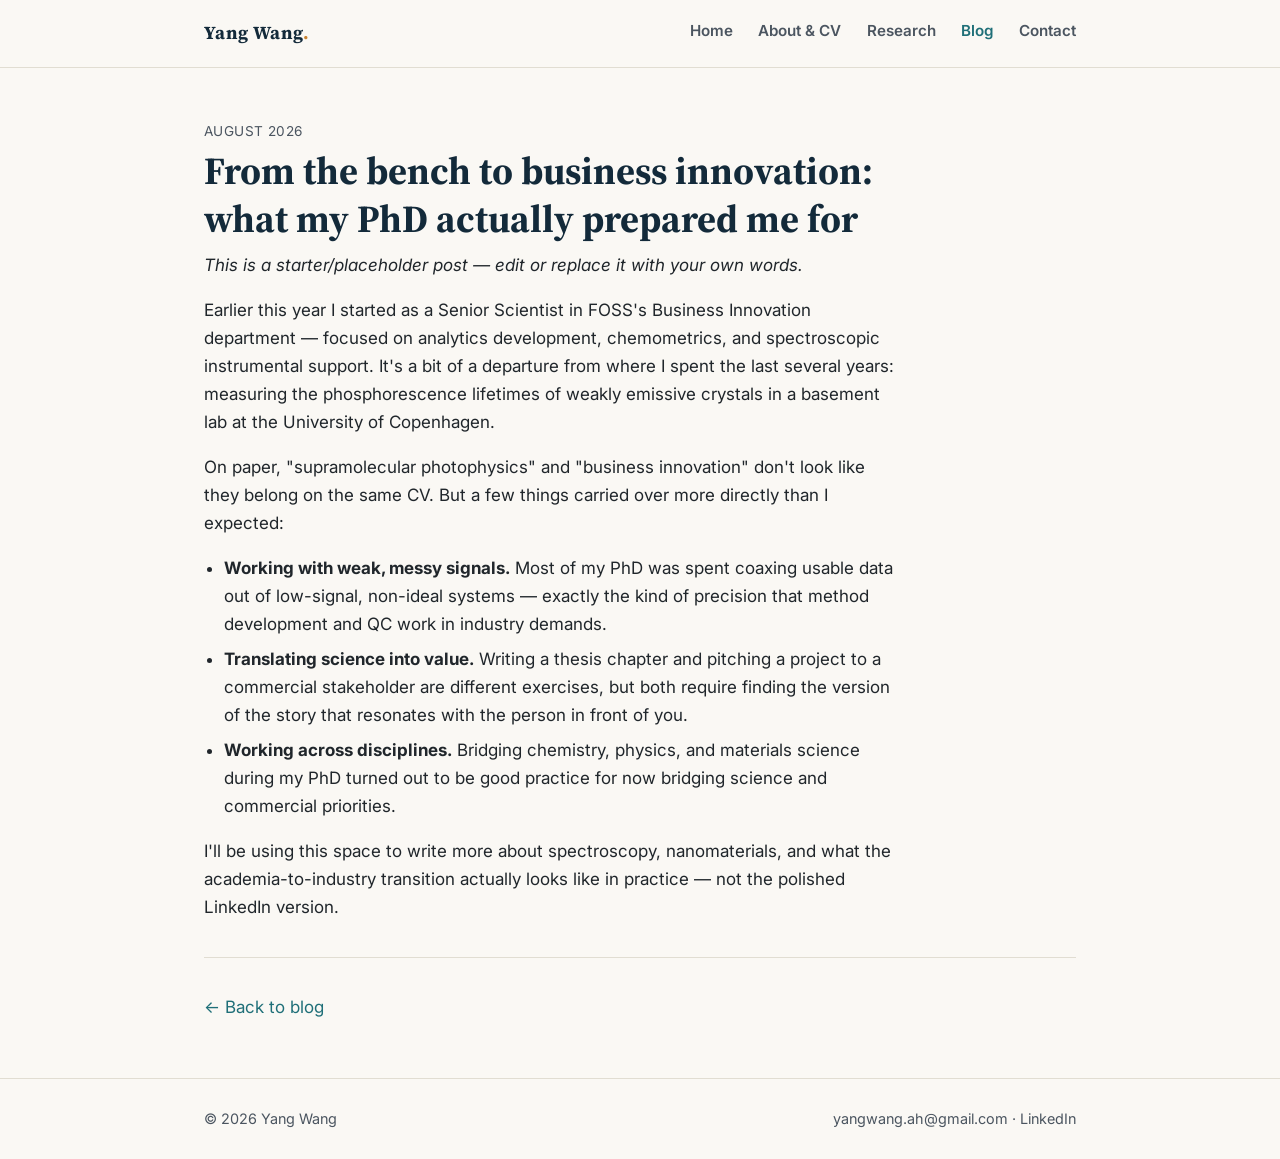
<file: blog/from-academia-to-industry.html>
<!DOCTYPE html>
<html lang="en">
<head>
<meta charset="UTF-8">
<meta name="viewport" content="width=device-width, initial-scale=1.0">
<title>From the bench to business innovation — Yang Wang</title>
<link rel="preconnect" href="https://fonts.googleapis.com">
<link href="https://fonts.googleapis.com/css2?family=Inter:wght@400;500;600;700&family=Source+Serif+4:opsz,wght@8..60,600;8..60,700&display=swap" rel="stylesheet">
<link rel="stylesheet" href="../assets/style.css">
</head>
<body>

<header class="site-header">
  <div class="nav-inner">
    <a class="brand" href="../index.html">Yang Wang<span>.</span></a>
    <nav class="primary-nav">
      <ul>
        <li><a href="../index.html">Home</a></li>
        <li><a href="../about.html">About &amp; CV</a></li>
        <li><a href="../research.html">Research</a></li>
        <li><a href="index.html" class="active">Blog</a></li>
        <li><a href="../index.html#contact">Contact</a></li>
      </ul>
    </nav>
  </div>
</header>

<main>
  <div class="container">
    <article class="post">
      <div class="post-date">August 2026</div>
      <h1>From the bench to business innovation: what my PhD actually prepared me for</h1>

      <p><em>This is a starter/placeholder post — edit or replace it with your own words.</em></p>

      <p>Earlier this year I started as a Senior Scientist in FOSS's Business Innovation department — focused on analytics development, chemometrics, and spectroscopic instrumental support. It's a bit of a departure from where I spent the last several years: measuring the phosphorescence lifetimes of weakly emissive crystals in a basement lab at the University of Copenhagen.</p>

      <p>On paper, "supramolecular photophysics" and "business innovation" don't look like they belong on the same CV. But a few things carried over more directly than I expected:</p>

      <ul>
        <li><strong>Working with weak, messy signals.</strong> Most of my PhD was spent coaxing usable data out of low-signal, non-ideal systems — exactly the kind of precision that method development and QC work in industry demands.</li>
        <li><strong>Translating science into value.</strong> Writing a thesis chapter and pitching a project to a commercial stakeholder are different exercises, but both require finding the version of the story that resonates with the person in front of you.</li>
        <li><strong>Working across disciplines.</strong> Bridging chemistry, physics, and materials science during my PhD turned out to be good practice for now bridging science and commercial priorities.</li>
      </ul>

      <p>I'll be using this space to write more about spectroscopy, nanomaterials, and what the academia-to-industry transition actually looks like in practice — not the polished LinkedIn version.</p>
    </article>

    <hr class="rule">
    <p><a href="index.html">← Back to blog</a></p>
  </div>
</main>

<footer class="site-footer">
  <div class="container">
    <span>© <span id="year"></span> Yang Wang</span>
    <span><a href="mailto:yangwang.ah@gmail.com">yangwang.ah@gmail.com</a> · <a href="https://www.linkedin.com/in/yangwang-yw" target="_blank" rel="noopener">LinkedIn</a></span>
  </div>
</footer>

<script>document.getElementById('year').textContent = new Date().getFullYear();</script>
</body>
</html>
</file>
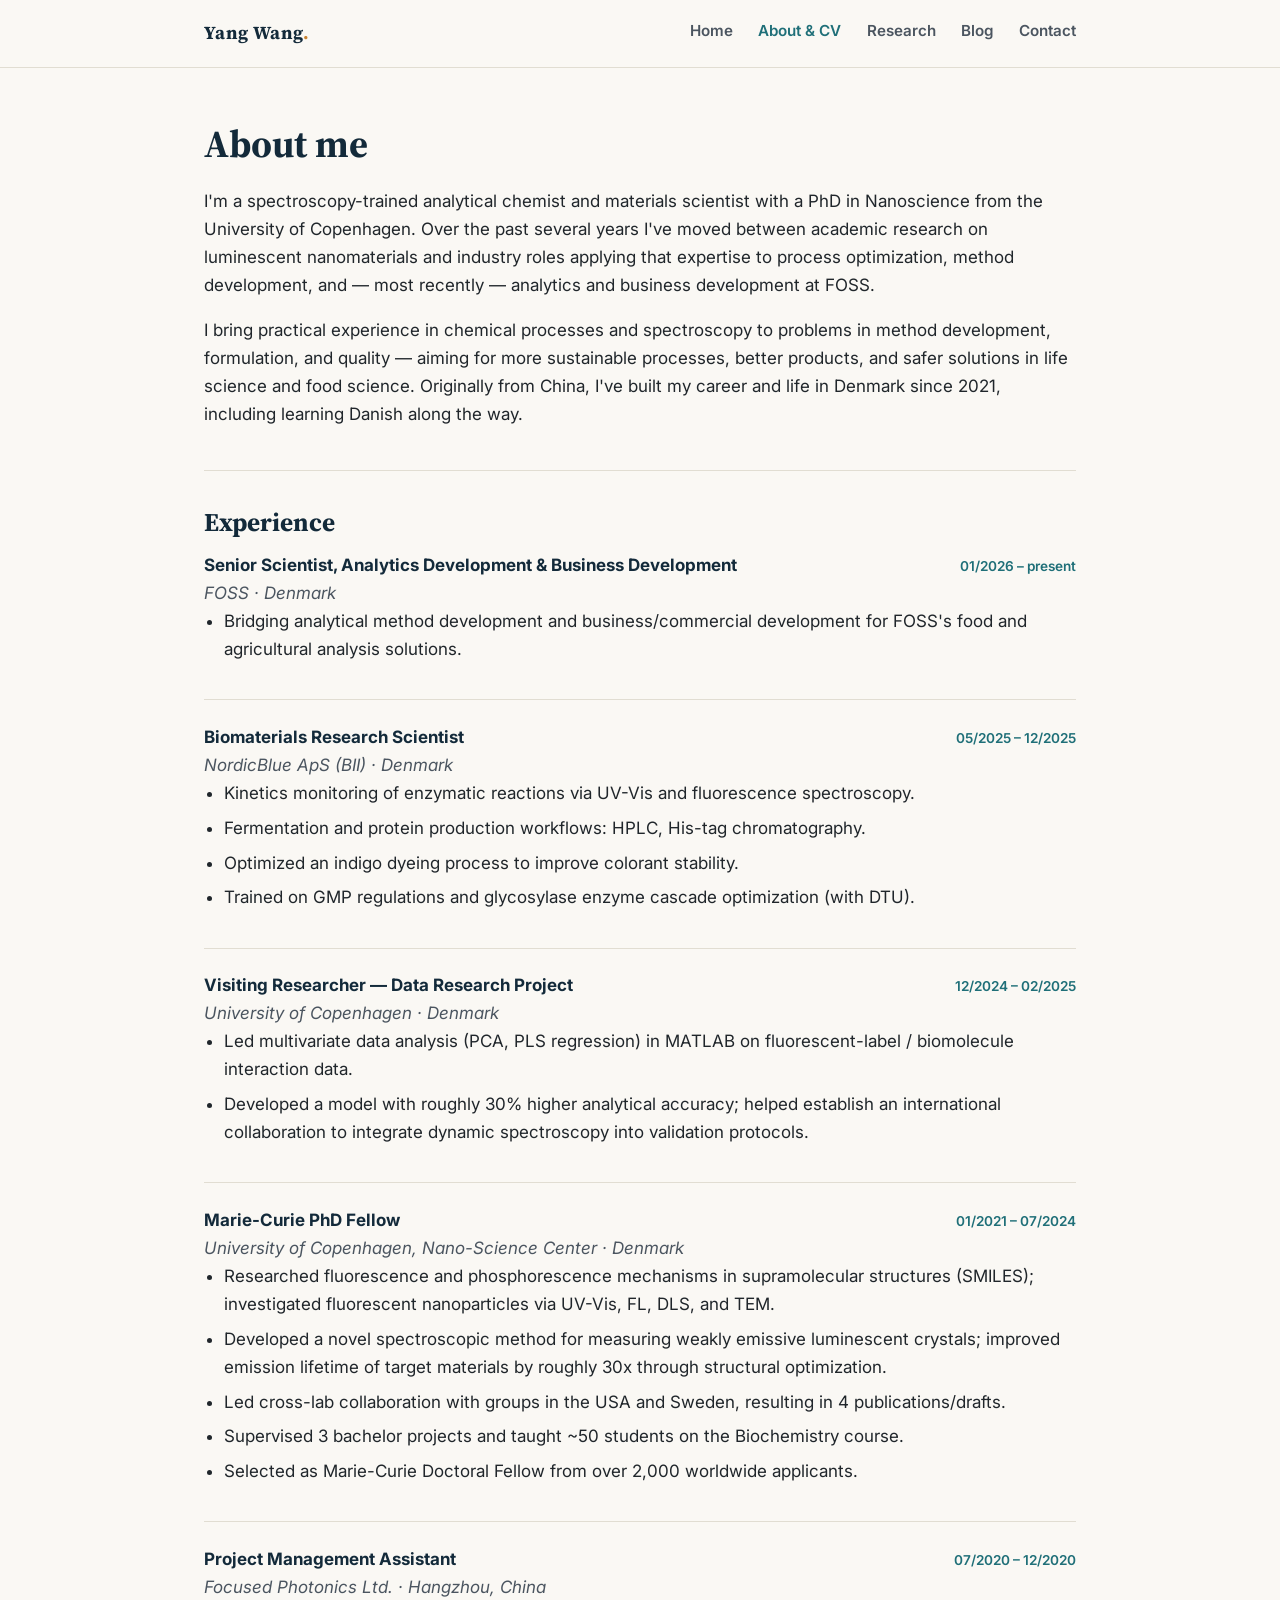
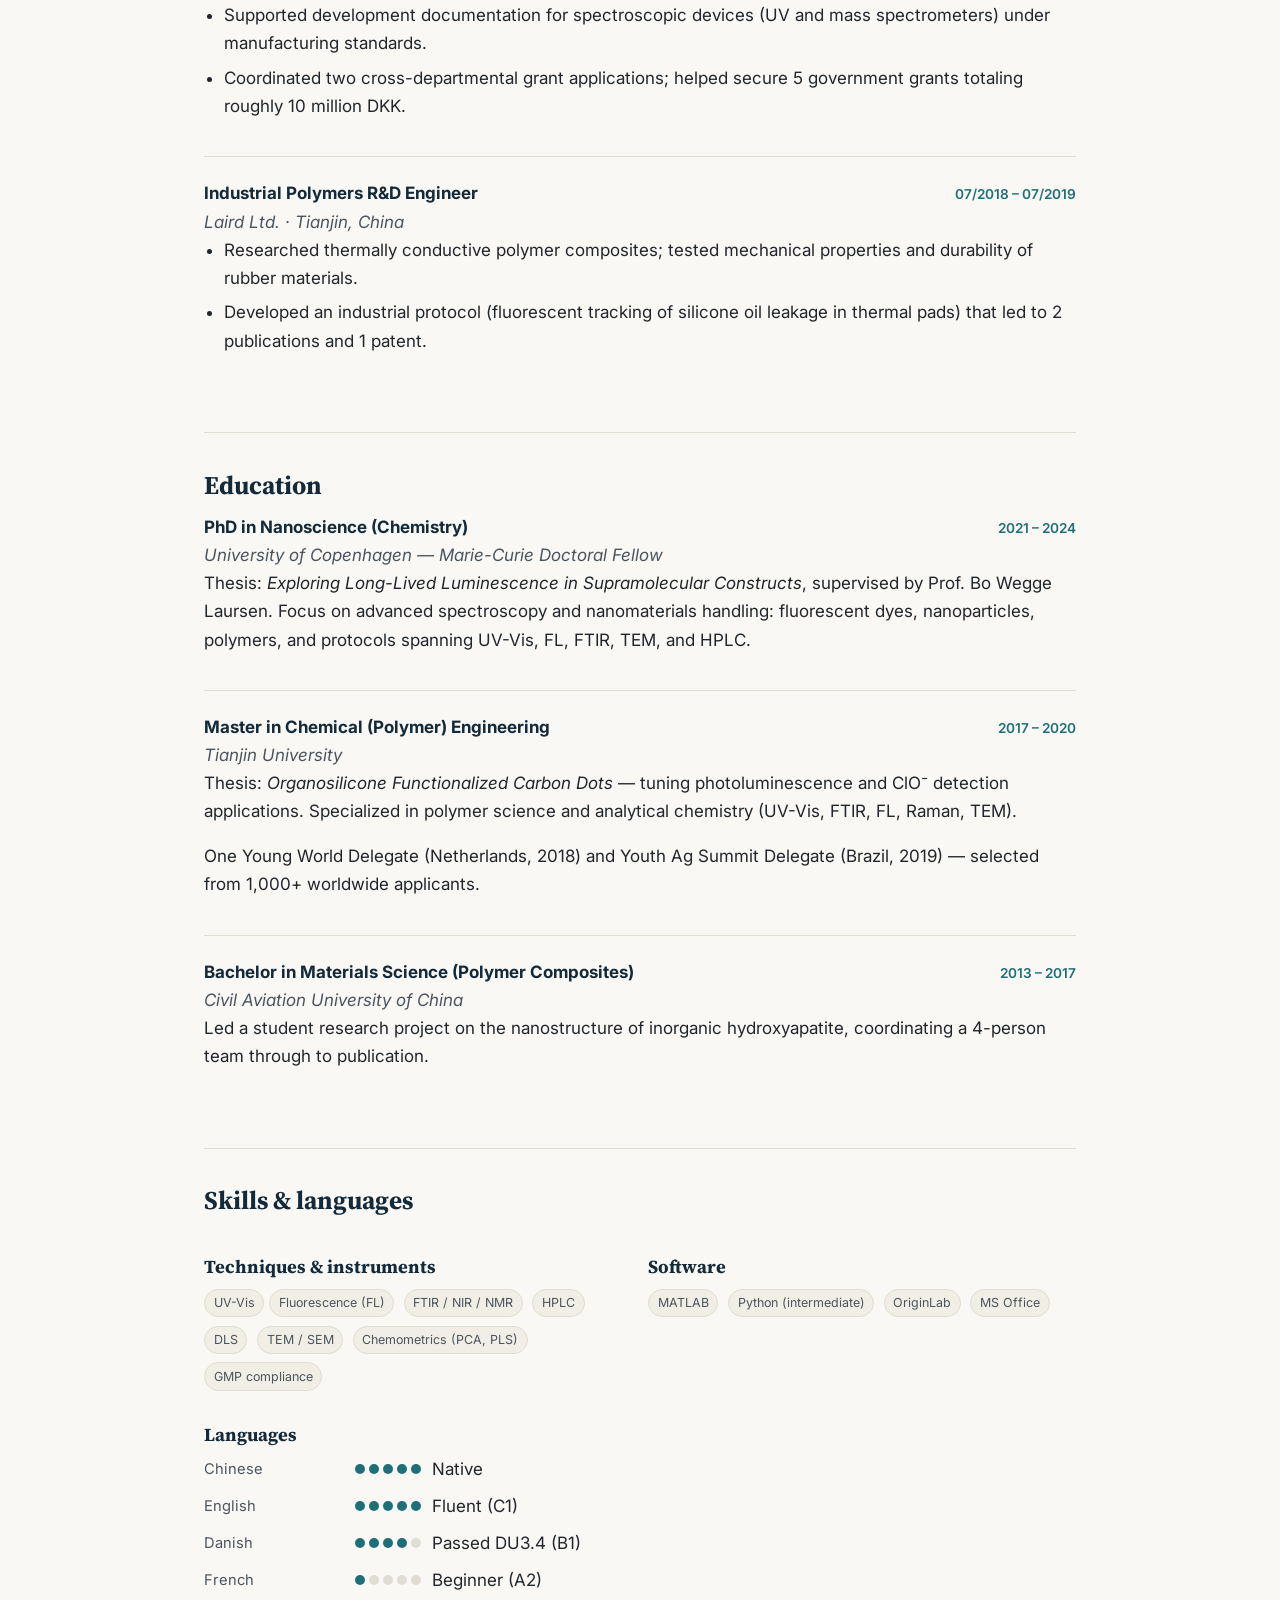
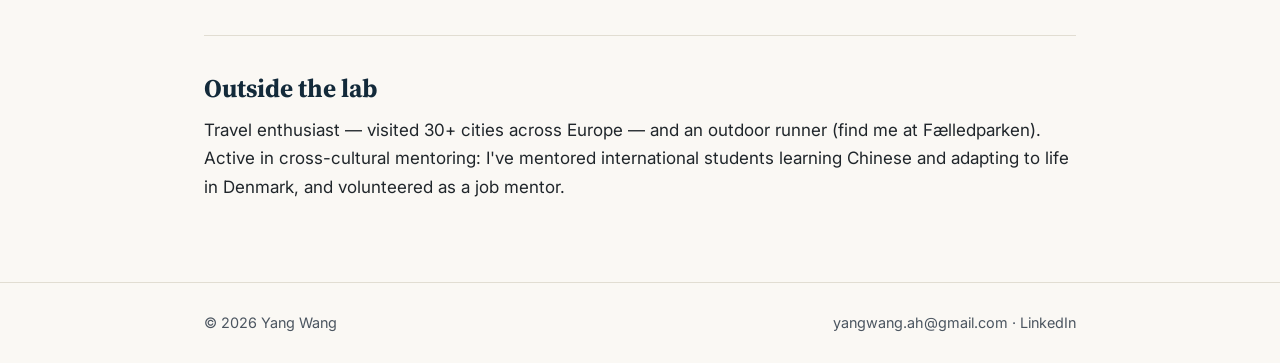
<file: site/about.html>
<!DOCTYPE html>
<html lang="en">
<head>
<meta charset="UTF-8">
<meta name="viewport" content="width=device-width, initial-scale=1.0">
<title>About &amp; CV — Yang Wang</title>
<link rel="preconnect" href="https://fonts.googleapis.com">
<link href="https://fonts.googleapis.com/css2?family=Inter:wght@400;500;600;700&family=Source+Serif+4:opsz,wght@8..60,600;8..60,700&display=swap" rel="stylesheet">
<link rel="stylesheet" href="assets/style.css">
</head>
<body>

<header class="site-header">
  <div class="nav-inner">
    <a class="brand" href="index.html">Yang Wang<span>.</span></a>
    <nav class="primary-nav">
      <ul>
        <li><a href="index.html">Home</a></li>
        <li><a href="about.html" class="active">About &amp; CV</a></li>
        <li><a href="research.html">Research</a></li>
        <li><a href="blog/index.html">Blog</a></li>
        <li><a href="index.html#contact">Contact</a></li>
      </ul>
    </nav>
  </div>
</header>

<main>
  <div class="container">

    <section>
      <h1>About me</h1>
      <p>I'm a spectroscopy-trained analytical chemist and materials scientist with a PhD in Nanoscience from the University of Copenhagen. Over the past several years I've moved between academic research on luminescent nanomaterials and industry roles applying that expertise to process optimization, method development, and — most recently — analytics and business development at FOSS.</p>
      <p>I bring practical experience in chemical processes and spectroscopy to problems in method development, formulation, and quality — aiming for more sustainable processes, better products, and safer solutions in life science and food science. Originally from China, I've built my career and life in Denmark since 2021, including learning Danish along the way.</p>
    </section>

    <hr class="rule">

    <section>
      <h2>Experience</h2>

      <div class="entry">
        <div class="entry-head">
          <span class="entry-title">Senior Scientist, Analytics Development &amp; Business Development</span>
          <span class="entry-date">01/2026 – present</span>
        </div>
        <div class="entry-org">FOSS · Denmark</div>
        <ul>
          <li>Bridging analytical method development and business/commercial development for FOSS's food and agricultural analysis solutions.</li>
        </ul>
      </div>

      <div class="entry">
        <div class="entry-head">
          <span class="entry-title">Biomaterials Research Scientist</span>
          <span class="entry-date">05/2025 – 12/2025</span>
        </div>
        <div class="entry-org">NordicBlue ApS (BII) · Denmark</div>
        <ul>
          <li>Kinetics monitoring of enzymatic reactions via UV-Vis and fluorescence spectroscopy.</li>
          <li>Fermentation and protein production workflows: HPLC, His-tag chromatography.</li>
          <li>Optimized an indigo dyeing process to improve colorant stability.</li>
          <li>Trained on GMP regulations and glycosylase enzyme cascade optimization (with DTU).</li>
        </ul>
      </div>

      <div class="entry">
        <div class="entry-head">
          <span class="entry-title">Visiting Researcher — Data Research Project</span>
          <span class="entry-date">12/2024 – 02/2025</span>
        </div>
        <div class="entry-org">University of Copenhagen · Denmark</div>
        <ul>
          <li>Led multivariate data analysis (PCA, PLS regression) in MATLAB on fluorescent-label / biomolecule interaction data.</li>
          <li>Developed a model with roughly 30% higher analytical accuracy; helped establish an international collaboration to integrate dynamic spectroscopy into validation protocols.</li>
        </ul>
      </div>

      <div class="entry">
        <div class="entry-head">
          <span class="entry-title">Marie-Curie PhD Fellow</span>
          <span class="entry-date">01/2021 – 07/2024</span>
        </div>
        <div class="entry-org">University of Copenhagen, Nano-Science Center · Denmark</div>
        <ul>
          <li>Researched fluorescence and phosphorescence mechanisms in supramolecular structures (SMILES); investigated fluorescent nanoparticles via UV-Vis, FL, DLS, and TEM.</li>
          <li>Developed a novel spectroscopic method for measuring weakly emissive luminescent crystals; improved emission lifetime of target materials by roughly 30x through structural optimization.</li>
          <li>Led cross-lab collaboration with groups in the USA and Sweden, resulting in 4 publications/drafts.</li>
          <li>Supervised 3 bachelor projects and taught ~50 students on the Biochemistry course.</li>
          <li>Selected as Marie-Curie Doctoral Fellow from over 2,000 worldwide applicants.</li>
        </ul>
      </div>

      <div class="entry">
        <div class="entry-head">
          <span class="entry-title">Project Management Assistant</span>
          <span class="entry-date">07/2020 – 12/2020</span>
        </div>
        <div class="entry-org">Focused Photonics Ltd. · Hangzhou, China</div>
        <ul>
          <li>Supported development documentation for spectroscopic devices (UV and mass spectrometers) under manufacturing standards.</li>
          <li>Coordinated two cross-departmental grant applications; helped secure 5 government grants totaling roughly 10 million DKK.</li>
        </ul>
      </div>

      <div class="entry">
        <div class="entry-head">
          <span class="entry-title">Industrial Polymers R&amp;D Engineer</span>
          <span class="entry-date">07/2018 – 07/2019</span>
        </div>
        <div class="entry-org">Laird Ltd. · Tianjin, China</div>
        <ul>
          <li>Researched thermally conductive polymer composites; tested mechanical properties and durability of rubber materials.</li>
          <li>Developed an industrial protocol (fluorescent tracking of silicone oil leakage in thermal pads) that led to 2 publications and 1 patent.</li>
        </ul>
      </div>
    </section>

    <hr class="rule">

    <section>
      <h2>Education</h2>

      <div class="entry">
        <div class="entry-head">
          <span class="entry-title">PhD in Nanoscience (Chemistry)</span>
          <span class="entry-date">2021 – 2024</span>
        </div>
        <div class="entry-org">University of Copenhagen — Marie-Curie Doctoral Fellow</div>
        <p>Thesis: <em>Exploring Long-Lived Luminescence in Supramolecular Constructs</em>, supervised by Prof. Bo Wegge Laursen. Focus on advanced spectroscopy and nanomaterials handling: fluorescent dyes, nanoparticles, polymers, and protocols spanning UV-Vis, FL, FTIR, TEM, and HPLC.</p>
      </div>

      <div class="entry">
        <div class="entry-head">
          <span class="entry-title">Master in Chemical (Polymer) Engineering</span>
          <span class="entry-date">2017 – 2020</span>
        </div>
        <div class="entry-org">Tianjin University</div>
        <p>Thesis: <em>Organosilicone Functionalized Carbon Dots</em> — tuning photoluminescence and ClO⁻ detection applications. Specialized in polymer science and analytical chemistry (UV-Vis, FTIR, FL, Raman, TEM).</p>
        <p>One Young World Delegate (Netherlands, 2018) and Youth Ag Summit Delegate (Brazil, 2019) — selected from 1,000+ worldwide applicants.</p>
      </div>

      <div class="entry">
        <div class="entry-head">
          <span class="entry-title">Bachelor in Materials Science (Polymer Composites)</span>
          <span class="entry-date">2013 – 2017</span>
        </div>
        <div class="entry-org">Civil Aviation University of China</div>
        <p>Led a student research project on the nanostructure of inorganic hydroxyapatite, coordinating a 4-person team through to publication.</p>
      </div>
    </section>

    <hr class="rule">

    <section>
      <h2>Skills &amp; languages</h2>
      <div class="grid-2">
        <div>
          <h3>Techniques &amp; instruments</h3>
          <p class="tag">UV-Vis</p><p class="tag" style="display:inline-block">Fluorescence (FL)</p>
          <p class="tag" style="display:inline-block">FTIR / NIR / NMR</p>
          <p class="tag" style="display:inline-block">HPLC</p>
          <p class="tag" style="display:inline-block">DLS</p>
          <p class="tag" style="display:inline-block">TEM / SEM</p>
          <p class="tag" style="display:inline-block">Chemometrics (PCA, PLS)</p>
          <p class="tag" style="display:inline-block">GMP compliance</p>
        </div>
        <div>
          <h3>Software</h3>
          <p class="tag" style="display:inline-block">MATLAB</p>
          <p class="tag" style="display:inline-block">Python (intermediate)</p>
          <p class="tag" style="display:inline-block">OriginLab</p>
          <p class="tag" style="display:inline-block">MS Office</p>
        </div>
      </div>

      <h3>Languages</h3>
      <div class="skill-row"><span class="skill-name">Chinese</span><div class="skill-dots"><span class="dot filled"></span><span class="dot filled"></span><span class="dot filled"></span><span class="dot filled"></span><span class="dot filled"></span></div><span>Native</span></div>
      <div class="skill-row"><span class="skill-name">English</span><div class="skill-dots"><span class="dot filled"></span><span class="dot filled"></span><span class="dot filled"></span><span class="dot filled"></span><span class="dot filled"></span></div><span>Fluent (C1)</span></div>
      <div class="skill-row"><span class="skill-name">Danish</span><div class="skill-dots"><span class="dot filled"></span><span class="dot filled"></span><span class="dot filled"></span><span class="dot filled"></span><span class="dot"></span></div><span>Passed DU3.4 (B1)</span></div>
      <div class="skill-row"><span class="skill-name">French</span><div class="skill-dots"><span class="dot filled"></span><span class="dot"></span><span class="dot"></span><span class="dot"></span><span class="dot"></span></div><span>Beginner (A2)</span></div>
    </section>

    <hr class="rule">

    <section>
      <h2>Outside the lab</h2>
      <p>Travel enthusiast — visited 30+ cities across Europe — and an outdoor runner (find me at Fælledparken). Active in cross-cultural mentoring: I've mentored international students learning Chinese and adapting to life in Denmark, and volunteered as a job mentor.</p>
    </section>

  </div>
</main>

<footer class="site-footer">
  <div class="container">
    <span>© <span id="year"></span> Yang Wang</span>
    <span><a href="mailto:yangwang.ah@gmail.com">yangwang.ah@gmail.com</a> · <a href="https://www.linkedin.com/in/yangwang-yw" target="_blank" rel="noopener">LinkedIn</a></span>
  </div>
</footer>

<script>document.getElementById('year').textContent = new Date().getFullYear();</script>
</body>
</html>
</file>
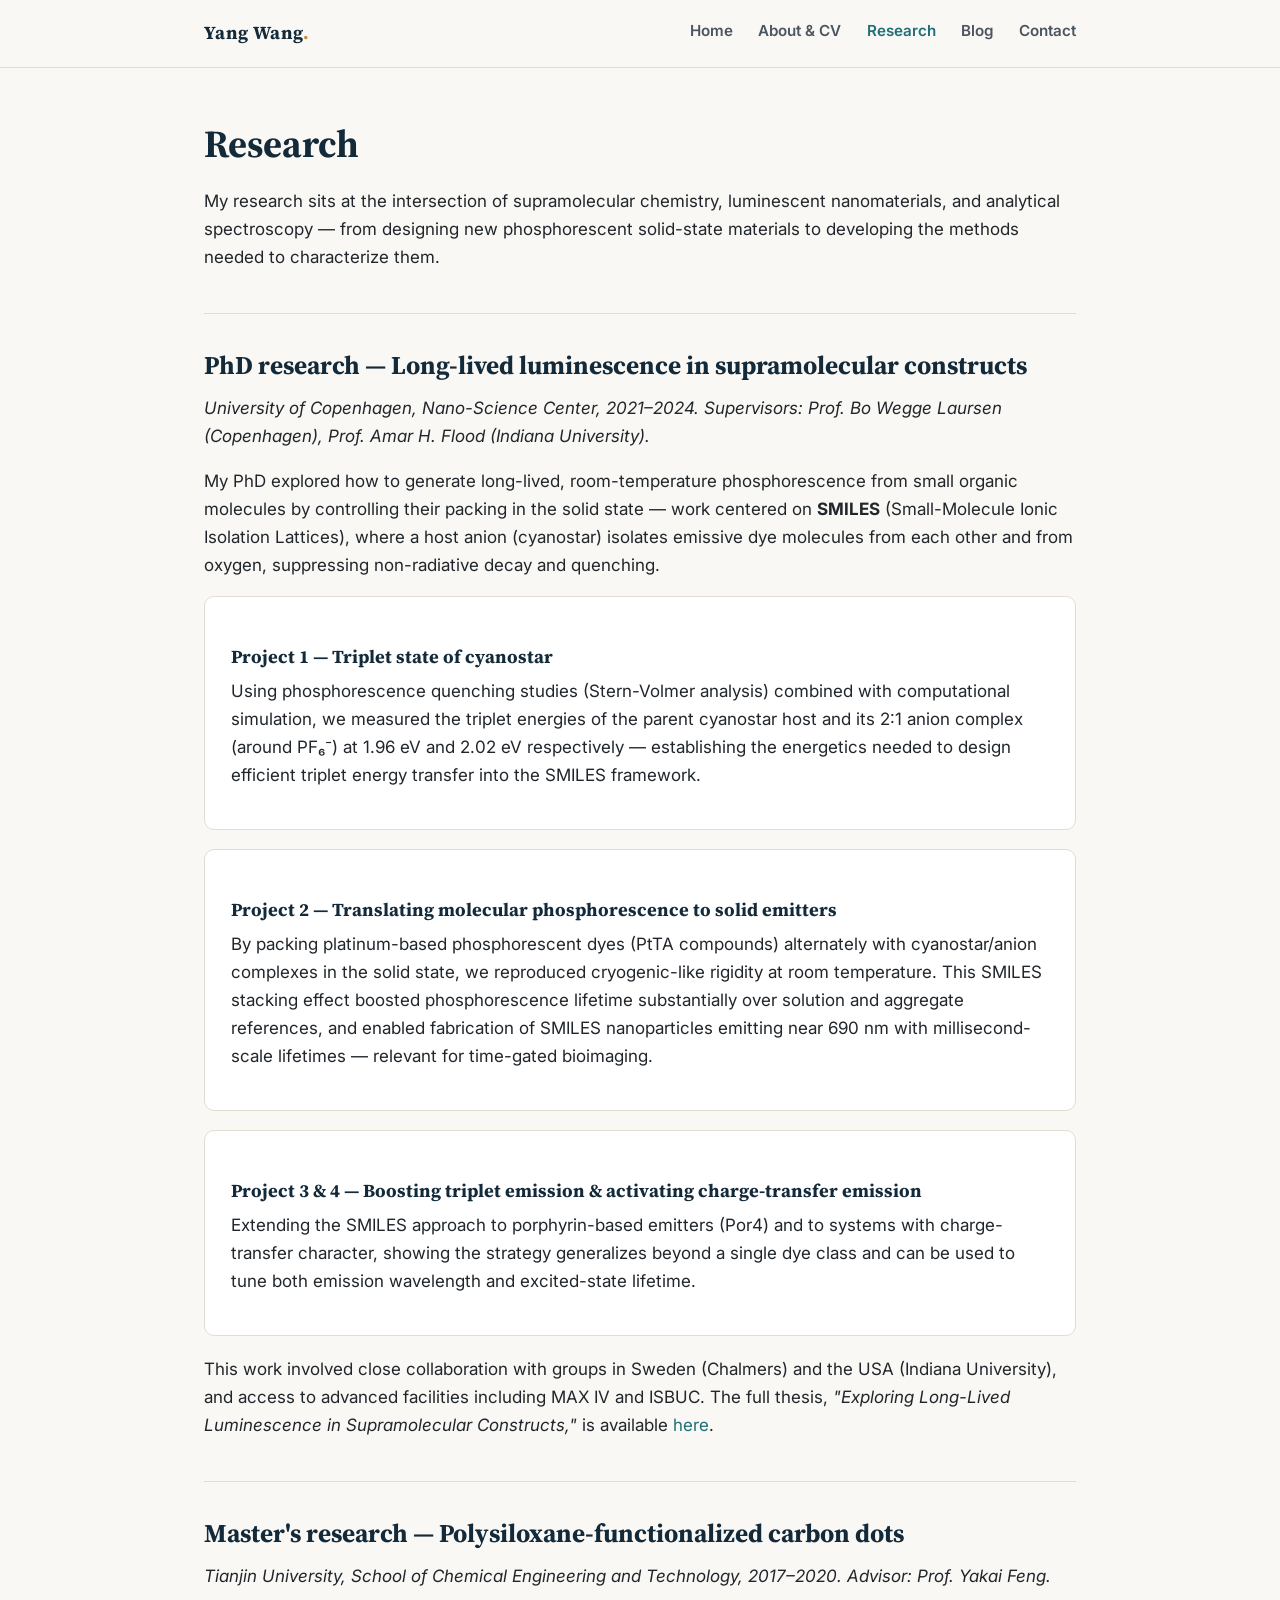
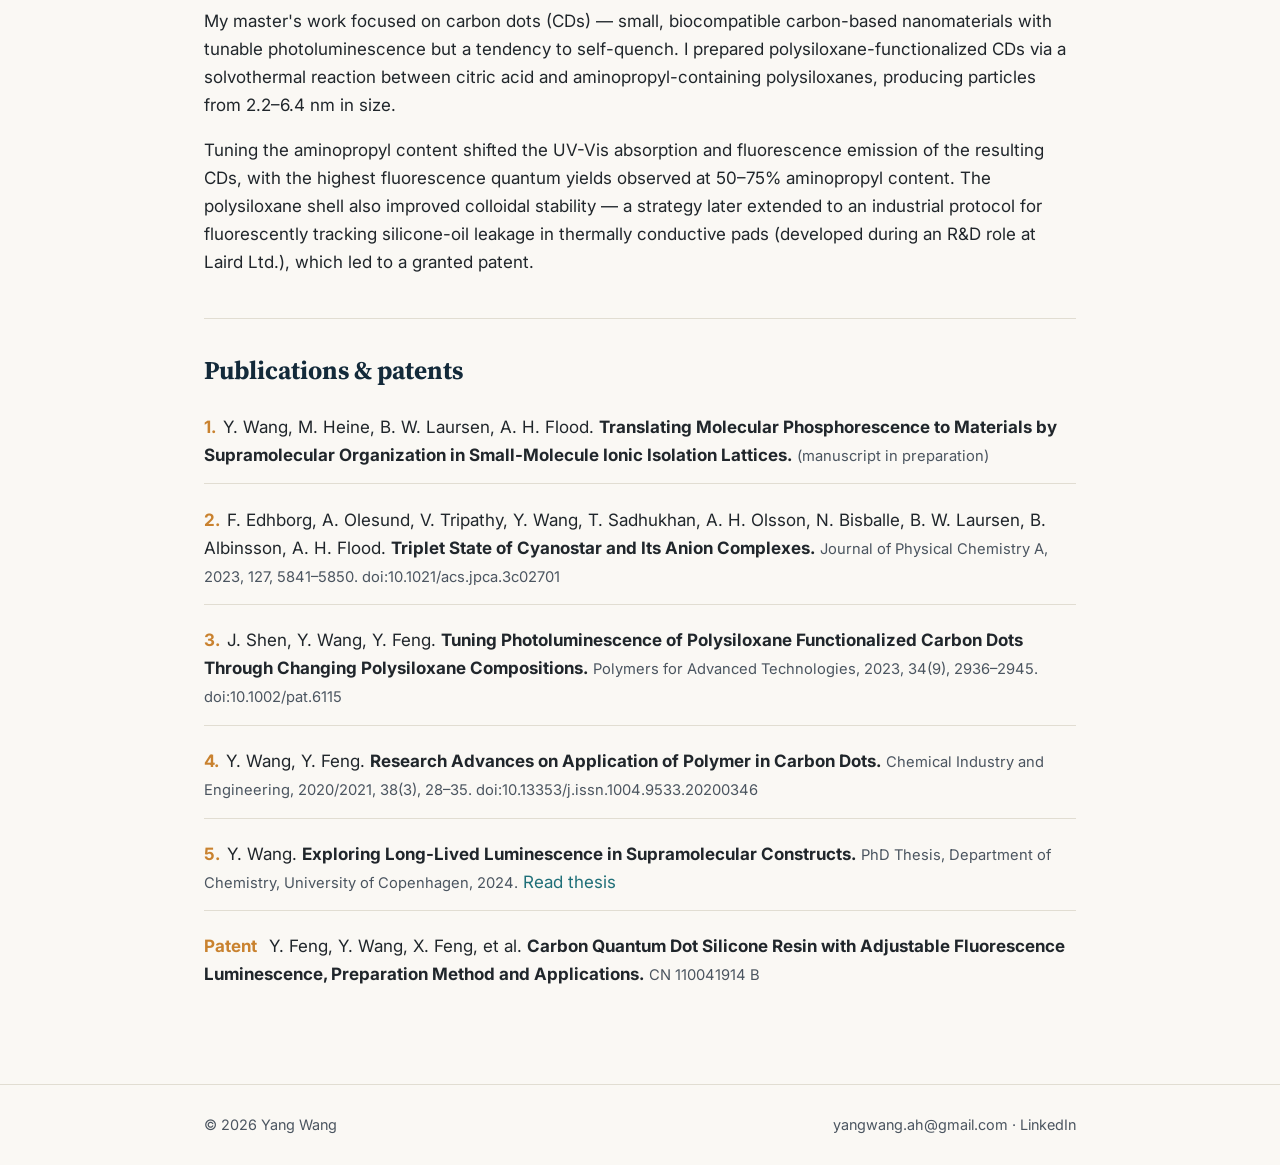
<file: site/research.html>
<!DOCTYPE html>
<html lang="en">
<head>
<meta charset="UTF-8">
<meta name="viewport" content="width=device-width, initial-scale=1.0">
<title>Research &amp; Publications — Yang Wang</title>
<link rel="preconnect" href="https://fonts.googleapis.com">
<link href="https://fonts.googleapis.com/css2?family=Inter:wght@400;500;600;700&family=Source+Serif+4:opsz,wght@8..60,600;8..60,700&display=swap" rel="stylesheet">
<link rel="stylesheet" href="assets/style.css">
</head>
<body>

<header class="site-header">
  <div class="nav-inner">
    <a class="brand" href="index.html">Yang Wang<span>.</span></a>
    <nav class="primary-nav">
      <ul>
        <li><a href="index.html">Home</a></li>
        <li><a href="about.html">About &amp; CV</a></li>
        <li><a href="research.html" class="active">Research</a></li>
        <li><a href="blog/index.html">Blog</a></li>
        <li><a href="index.html#contact">Contact</a></li>
      </ul>
    </nav>
  </div>
</header>

<main>
  <div class="container">

    <section>
      <h1>Research</h1>
      <p>My research sits at the intersection of supramolecular chemistry, luminescent nanomaterials, and analytical spectroscopy — from designing new phosphorescent solid-state materials to developing the methods needed to characterize them.</p>
    </section>

    <hr class="rule">

    <section>
      <h2>PhD research — Long-lived luminescence in supramolecular constructs</h2>
      <p><em>University of Copenhagen, Nano-Science Center, 2021–2024. Supervisors: Prof. Bo Wegge Laursen (Copenhagen), Prof. Amar H. Flood (Indiana University).</em></p>
      <p>My PhD explored how to generate long-lived, room-temperature phosphorescence from small organic molecules by controlling their packing in the solid state — work centered on <strong>SMILES</strong> (Small-Molecule Ionic Isolation Lattices), where a host anion (cyanostar) isolates emissive dye molecules from each other and from oxygen, suppressing non-radiative decay and quenching.</p>

      <div class="card">
        <h3>Project 1 — Triplet state of cyanostar</h3>
        <p>Using phosphorescence quenching studies (Stern-Volmer analysis) combined with computational simulation, we measured the triplet energies of the parent cyanostar host and its 2:1 anion complex (around PF₆⁻) at 1.96 eV and 2.02 eV respectively — establishing the energetics needed to design efficient triplet energy transfer into the SMILES framework.</p>
      </div>

      <div class="card">
        <h3>Project 2 — Translating molecular phosphorescence to solid emitters</h3>
        <p>By packing platinum-based phosphorescent dyes (PtTA compounds) alternately with cyanostar/anion complexes in the solid state, we reproduced cryogenic-like rigidity at room temperature. This SMILES stacking effect boosted phosphorescence lifetime substantially over solution and aggregate references, and enabled fabrication of SMILES nanoparticles emitting near 690 nm with millisecond-scale lifetimes — relevant for time-gated bioimaging.</p>
      </div>

      <div class="card">
        <h3>Project 3 &amp; 4 — Boosting triplet emission &amp; activating charge-transfer emission</h3>
        <p>Extending the SMILES approach to porphyrin-based emitters (Por4) and to systems with charge-transfer character, showing the strategy generalizes beyond a single dye class and can be used to tune both emission wavelength and excited-state lifetime.</p>
      </div>

      <p>This work involved close collaboration with groups in Sweden (Chalmers) and the USA (Indiana University), and access to advanced facilities including MAX IV and ISBUC. The full thesis, <em>"Exploring Long-Lived Luminescence in Supramolecular Constructs,"</em> is available <a href="https://sid.erda.dk/share_redirect/HG0g4xDKVT" target="_blank" rel="noopener">here</a>.</p>
    </section>

    <hr class="rule">

    <section>
      <h2>Master's research — Polysiloxane-functionalized carbon dots</h2>
      <p><em>Tianjin University, School of Chemical Engineering and Technology, 2017–2020. Advisor: Prof. Yakai Feng.</em></p>
      <p>My master's work focused on carbon dots (CDs) — small, biocompatible carbon-based nanomaterials with tunable photoluminescence but a tendency to self-quench. I prepared polysiloxane-functionalized CDs via a solvothermal reaction between citric acid and aminopropyl-containing polysiloxanes, producing particles from 2.2–6.4 nm in size.</p>
      <p>Tuning the aminopropyl content shifted the UV-Vis absorption and fluorescence emission of the resulting CDs, with the highest fluorescence quantum yields observed at 50–75% aminopropyl content. The polysiloxane shell also improved colloidal stability — a strategy later extended to an industrial protocol for fluorescently tracking silicone-oil leakage in thermally conductive pads (developed during an R&amp;D role at Laird Ltd.), which led to a granted patent.</p>
    </section>

    <hr class="rule">

    <section>
      <h2>Publications &amp; patents</h2>
      <ul class="pub-list">
        <li>
          <span class="pub-num">1.</span>Y. Wang, M. Heine, B. W. Laursen, A. H. Flood. <strong>Translating Molecular Phosphorescence to Materials by Supramolecular Organization in Small-Molecule Ionic Isolation Lattices.</strong> <span class="pub-venue">(manuscript in preparation)</span>
        </li>
        <li>
          <span class="pub-num">2.</span>F. Edhborg, A. Olesund, V. Tripathy, Y. Wang, T. Sadhukhan, A. H. Olsson, N. Bisballe, B. W. Laursen, B. Albinsson, A. H. Flood. <strong>Triplet State of Cyanostar and Its Anion Complexes.</strong> <span class="pub-venue">Journal of Physical Chemistry A, 2023, 127, 5841–5850. doi:10.1021/acs.jpca.3c02701</span>
        </li>
        <li>
          <span class="pub-num">3.</span>J. Shen, Y. Wang, Y. Feng. <strong>Tuning Photoluminescence of Polysiloxane Functionalized Carbon Dots Through Changing Polysiloxane Compositions.</strong> <span class="pub-venue">Polymers for Advanced Technologies, 2023, 34(9), 2936–2945. doi:10.1002/pat.6115</span>
        </li>
        <li>
          <span class="pub-num">4.</span>Y. Wang, Y. Feng. <strong>Research Advances on Application of Polymer in Carbon Dots.</strong> <span class="pub-venue">Chemical Industry and Engineering, 2020/2021, 38(3), 28–35. doi:10.13353/j.issn.1004.9533.20200346</span>
        </li>
        <li>
          <span class="pub-num">5.</span>Y. Wang. <strong>Exploring Long-Lived Luminescence in Supramolecular Constructs.</strong> <span class="pub-venue">PhD Thesis, Department of Chemistry, University of Copenhagen, 2024.</span> <a href="https://sid.erda.dk/share_redirect/HG0g4xDKVT" target="_blank" rel="noopener">Read thesis</a>
        </li>
        <li>
          <span class="pub-num">Patent</span> Y. Feng, Y. Wang, X. Feng, et al. <strong>Carbon Quantum Dot Silicone Resin with Adjustable Fluorescence Luminescence, Preparation Method and Applications.</strong> <span class="pub-venue">CN 110041914 B</span>
        </li>
      </ul>
    </section>

  </div>
</main>

<footer class="site-footer">
  <div class="container">
    <span>© <span id="year"></span> Yang Wang</span>
    <span><a href="mailto:yangwang.ah@gmail.com">yangwang.ah@gmail.com</a> · <a href="https://www.linkedin.com/in/yangwang-yw" target="_blank" rel="noopener">LinkedIn</a></span>
  </div>
</footer>

<script>document.getElementById('year').textContent = new Date().getFullYear();</script>
</body>
</html>
</file>
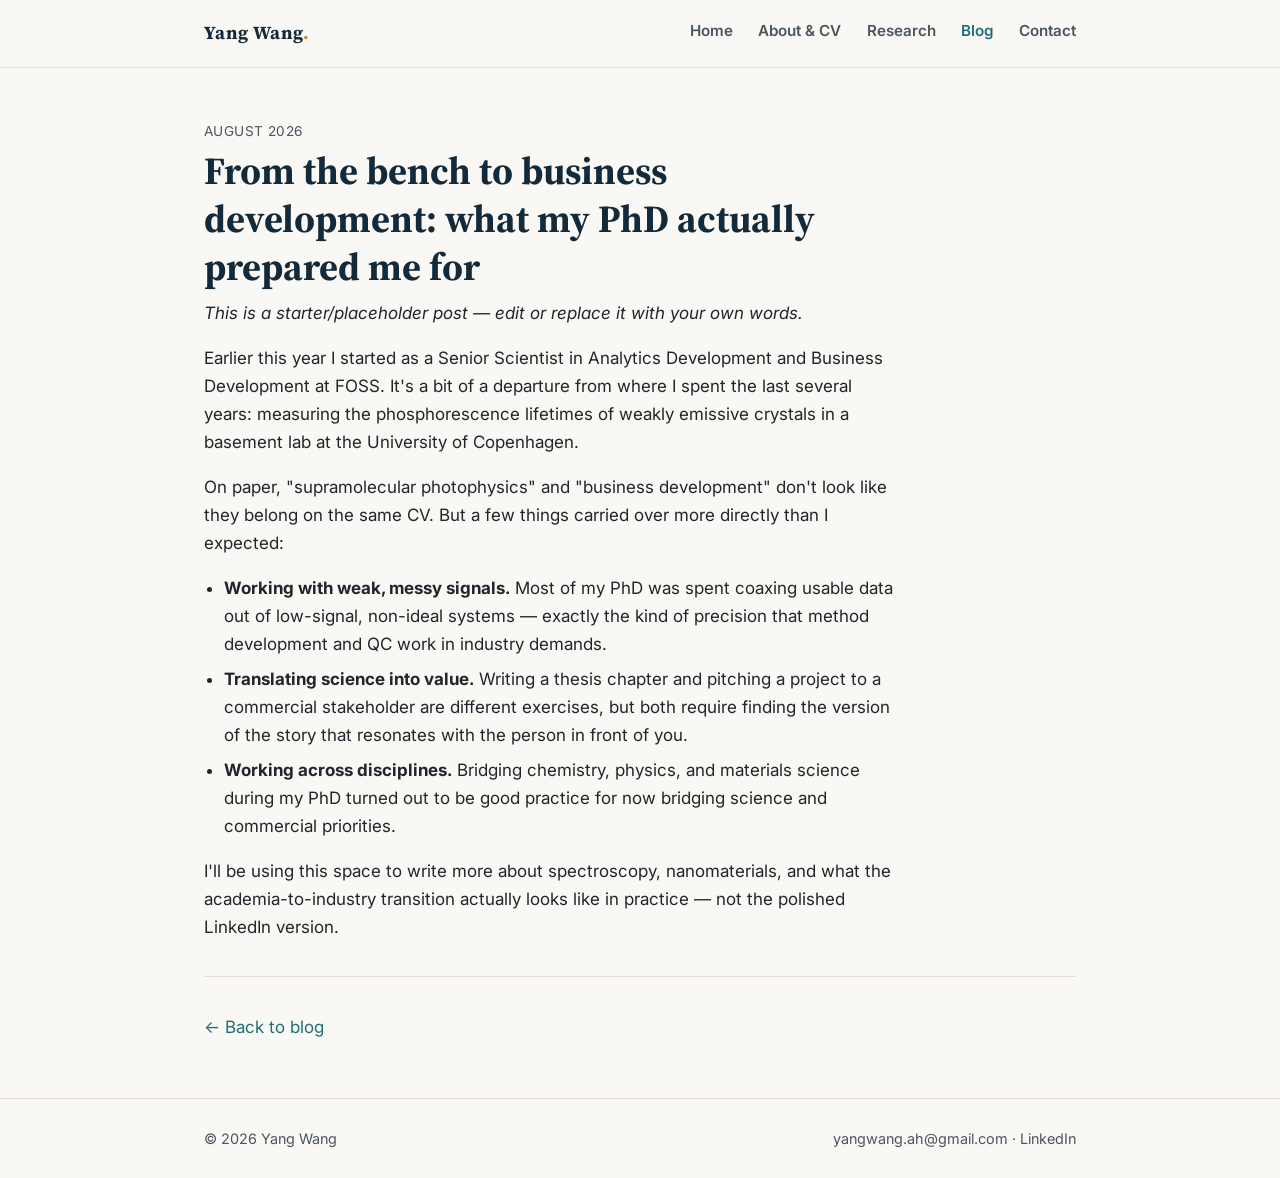
<file: site/blog/from-academia-to-industry.html>
<!DOCTYPE html>
<html lang="en">
<head>
<meta charset="UTF-8">
<meta name="viewport" content="width=device-width, initial-scale=1.0">
<title>From the bench to business development — Yang Wang</title>
<link rel="preconnect" href="https://fonts.googleapis.com">
<link href="https://fonts.googleapis.com/css2?family=Inter:wght@400;500;600;700&family=Source+Serif+4:opsz,wght@8..60,600;8..60,700&display=swap" rel="stylesheet">
<link rel="stylesheet" href="../assets/style.css">
</head>
<body>

<header class="site-header">
  <div class="nav-inner">
    <a class="brand" href="../index.html">Yang Wang<span>.</span></a>
    <nav class="primary-nav">
      <ul>
        <li><a href="../index.html">Home</a></li>
        <li><a href="../about.html">About &amp; CV</a></li>
        <li><a href="../research.html">Research</a></li>
        <li><a href="index.html" class="active">Blog</a></li>
        <li><a href="../index.html#contact">Contact</a></li>
      </ul>
    </nav>
  </div>
</header>

<main>
  <div class="container">
    <article class="post">
      <div class="post-date">August 2026</div>
      <h1>From the bench to business development: what my PhD actually prepared me for</h1>

      <p><em>This is a starter/placeholder post — edit or replace it with your own words.</em></p>

      <p>Earlier this year I started as a Senior Scientist in Analytics Development and Business Development at FOSS. It's a bit of a departure from where I spent the last several years: measuring the phosphorescence lifetimes of weakly emissive crystals in a basement lab at the University of Copenhagen.</p>

      <p>On paper, "supramolecular photophysics" and "business development" don't look like they belong on the same CV. But a few things carried over more directly than I expected:</p>

      <ul>
        <li><strong>Working with weak, messy signals.</strong> Most of my PhD was spent coaxing usable data out of low-signal, non-ideal systems — exactly the kind of precision that method development and QC work in industry demands.</li>
        <li><strong>Translating science into value.</strong> Writing a thesis chapter and pitching a project to a commercial stakeholder are different exercises, but both require finding the version of the story that resonates with the person in front of you.</li>
        <li><strong>Working across disciplines.</strong> Bridging chemistry, physics, and materials science during my PhD turned out to be good practice for now bridging science and commercial priorities.</li>
      </ul>

      <p>I'll be using this space to write more about spectroscopy, nanomaterials, and what the academia-to-industry transition actually looks like in practice — not the polished LinkedIn version.</p>
    </article>

    <hr class="rule">
    <p><a href="index.html">← Back to blog</a></p>
  </div>
</main>

<footer class="site-footer">
  <div class="container">
    <span>© <span id="year"></span> Yang Wang</span>
    <span><a href="mailto:yangwang.ah@gmail.com">yangwang.ah@gmail.com</a> · <a href="https://www.linkedin.com/in/yangwang-yw" target="_blank" rel="noopener">LinkedIn</a></span>
  </div>
</footer>

<script>document.getElementById('year').textContent = new Date().getFullYear();</script>
</body>
</html>
</file>
<file: assets/style.css>
/* ---------- Base / tokens ---------- */
:root{
  --navy:#132a3a;
  --navy-light:#1d3f57;
  --teal:#1f6f78;
  --amber:#c9822f;
  --paper:#faf8f4;
  --paper-dim:#f1eee6;
  --ink:#20262b;
  --ink-soft:#4b5560;
  --line:#e1ddd2;
  --maxw:920px;
  --radius:10px;
  --serif: "Source Serif 4", Georgia, "Times New Roman", serif;
  --sans: "Inter", -apple-system, BlinkMacSystemFont, "Segoe UI", Roboto, Helvetica, Arial, sans-serif;
}

*{box-sizing:border-box;}
html{scroll-behavior:smooth;}
body{
  margin:0;
  background:var(--paper);
  color:var(--ink);
  font-family:var(--sans);
  line-height:1.65;
  font-size:17px;
}
img{max-width:100%;display:block;}
a{color:var(--teal);text-decoration:none;}
a:hover{text-decoration:underline;}
h1,h2,h3,h4{font-family:var(--serif);line-height:1.25;color:var(--navy);margin:0 0 .5em;}
h1{font-size:2.4rem;}
h2{font-size:1.6rem;margin-top:2.2rem;}
h3{font-size:1.15rem;margin-top:1.6rem;}
p{margin:0 0 1em;}
ul{margin:0 0 1em;padding-left:1.2em;}
li{margin-bottom:.4em;}
.container{max-width:var(--maxw);margin:0 auto;padding:0 24px;}
.tag{display:inline-block;background:var(--paper-dim);border:1px solid var(--line);color:var(--ink-soft);
  font-size:.78rem;padding:.25em .7em;border-radius:999px;margin:0 .35em .5em 0;}
hr.rule{border:none;border-top:1px solid var(--line);margin:2.2rem 0;}

/* ---------- Header / nav ---------- */
header.site-header{
  border-bottom:1px solid var(--line);
  background:var(--paper);
  position:sticky;top:0;z-index:20;
}
.nav-inner{
  max-width:var(--maxw);margin:0 auto;padding:16px 24px;
  display:flex;align-items:center;justify-content:space-between;
}
.brand{font-family:var(--serif);font-weight:700;font-size:1.15rem;color:var(--navy);letter-spacing:.02em;}
.brand span{color:var(--amber);}
nav.primary-nav ul{
  display:flex;gap:1.6rem;list-style:none;padding:0;margin:0;
}
nav.primary-nav a{
  color:var(--ink-soft);font-weight:600;font-size:.95rem;
}
nav.primary-nav a.active,nav.primary-nav a:hover{color:var(--teal);text-decoration:none;}
.nav-toggle{display:none;}

@media (max-width:640px){
  nav.primary-nav ul{gap:1rem;flex-wrap:wrap;justify-content:flex-end;}
}

/* ---------- Hero ---------- */
.hero{
  background:linear-gradient(135deg,var(--navy) 0%,var(--navy-light) 60%,var(--teal) 100%);
  color:#f3f1ea;
  padding:64px 0 56px;
}
.hero .container{display:flex;gap:40px;align-items:center;flex-wrap:wrap;}
.hero-text{flex:1 1 340px;}
.hero h1{color:#fff;margin-bottom:.3em;}
.hero .role{font-size:1.05rem;color:#d7e6df;font-weight:600;margin-bottom:1em;}
.hero p.lede{color:#dfe6e2;max-width:520px;}
.hero-photo{
  flex:0 0 160px;width:160px;height:160px;border-radius:50%;object-fit:cover;
  background:var(--paper-dim);border:4px solid rgba(255,255,255,.25);
  display:block;
}
.cta-row{margin-top:1.6rem;display:flex;gap:.8rem;flex-wrap:wrap;}
.btn{
  display:inline-block;padding:.6em 1.3em;border-radius:8px;font-weight:600;font-size:.92rem;
  border:1px solid transparent;
}
.btn-primary{background:var(--amber);color:#241505;}
.btn-primary:hover{background:#d9924a;text-decoration:none;}
.btn-outline{border-color:rgba(255,255,255,.5);color:#fff;}
.btn-outline:hover{background:rgba(255,255,255,.12);text-decoration:none;}

/* ---------- Sections ---------- */
main{padding:52px 0 40px;}
section{margin-bottom:2.6rem;}
.card{
  background:#fff;border:1px solid var(--line);border-radius:var(--radius);
  padding:1.4rem 1.6rem;margin-bottom:1.2rem;
}
.grid-3{display:grid;grid-template-columns:repeat(3,1fr);gap:1rem;}
.card-list{list-style:none;padding:0;margin:.7rem 0 1rem;}
.card-list li{
  position:relative;padding-left:1.1em;margin-bottom:.4em;
  font-size:.92rem;color:var(--ink-soft);
}
.card-list li::before{
  content:'';position:absolute;left:0;top:.5em;width:6px;height:6px;border-radius:50%;
  background:var(--amber);
}
.grid-2{display:grid;grid-template-columns:1fr 1fr;gap:1rem;}
@media (max-width:700px){.grid-3,.grid-2{grid-template-columns:1fr;}}

/* Timeline entries for CV / experience */
.entry{margin-bottom:1.4rem;padding-bottom:1.2rem;border-bottom:1px solid var(--line);}
.entry:last-child{border-bottom:none;}
.entry-head{display:flex;justify-content:space-between;gap:1rem;flex-wrap:wrap;align-items:baseline;}
.entry-title{font-weight:700;color:var(--navy);}
.entry-org{color:var(--ink-soft);font-style:italic;}
.entry-date{color:var(--teal);font-size:.85rem;font-weight:600;white-space:nowrap;}

/* Publications */
.pub-list{list-style:none;padding:0;}
.pub-list li{
  padding:.9rem 0;border-bottom:1px solid var(--line);
}
.pub-list li:last-child{border-bottom:none;}
.pub-num{color:var(--amber);font-weight:700;margin-right:.4em;}
.pub-venue{color:var(--ink-soft);font-size:.92rem;}

/* Skills bars */
.skill-row{display:flex;align-items:center;gap:.7rem;margin-bottom:.55rem;}
.skill-name{flex:0 0 140px;font-size:.92rem;color:var(--ink-soft);}
.skill-dots{display:flex;gap:4px;}
.dot{width:10px;height:10px;border-radius:50%;background:var(--line);}
.dot.filled{background:var(--teal);}

/* Blog */
.post-preview{padding:1.4rem 0;border-bottom:1px solid var(--line);}
.post-preview:last-child{border-bottom:none;}
.post-date{color:var(--ink-soft);font-size:.85rem;letter-spacing:.03em;text-transform:uppercase;}
.post-title a{color:var(--navy);font-family:var(--serif);font-size:1.3rem;}
article.post{max-width:700px;}
article.post .post-date{margin-bottom:.3rem;}
article.post h1{margin-bottom:.2em;}

/* Footer */
footer.site-footer{
  border-top:1px solid var(--line);padding:28px 0;color:var(--ink-soft);font-size:.9rem;
}
footer.site-footer .container{display:flex;justify-content:space-between;flex-wrap:wrap;gap:.6rem;}
footer.site-footer a{color:var(--ink-soft);}
footer.site-footer a:hover{color:var(--teal);}

/* ---------- Research page: topic blocks, figures, thesis box ---------- */
.topic-block{margin-bottom:2.2rem;}
.topic-block h3{display:flex;align-items:center;gap:.5em;}
.topic-kicker{
  display:inline-block;font-size:.72rem;letter-spacing:.06em;text-transform:uppercase;
  color:var(--teal);font-weight:700;margin-bottom:.3em;
}
.fig{margin:1.1rem 0;}
.fig img{
  width:100%;border:1px solid var(--line);border-radius:var(--radius);background:#fff;
  padding:10px;
}
.fig-caption{font-size:.85rem;color:var(--ink-soft);margin-top:.5em;line-height:1.5;}
.fig-row{display:grid;grid-template-columns:1fr 1fr;gap:1.2rem;}
@media (max-width:700px){.fig-row{grid-template-columns:1fr;}}

/* topic text with small side figures */
.topic-flex{display:flex;gap:1.6rem;align-items:flex-start;flex-wrap:wrap;margin-top:.8rem;}
.topic-flex .topic-text{flex:1 1 300px;min-width:0;}
.topic-flex .topic-figs{flex:0 0 210px;display:flex;flex-direction:column;gap:.9rem;}
.topic-figs .fig-side img{
  width:100%;border:1px solid var(--line);border-radius:8px;background:#fff;padding:6px;
}
.topic-figs .fig-caption{font-size:.76rem;margin-top:.4em;}
@media (max-width:700px){
  .topic-flex .topic-figs{flex:1 1 100%;flex-direction:row;flex-wrap:wrap;}
  .topic-figs .fig-side{flex:1 1 140px;}
}

/* research domains overview */
.domain-card h3{margin-top:0;}
.domain-card p{color:var(--ink-soft);font-size:.95rem;margin-bottom:0;}

.thesis-box{
  display:flex;gap:1.4rem;align-items:center;background:#fff;border:1px solid var(--line);
  border-radius:var(--radius);padding:1.3rem;margin:1.4rem 0;flex-wrap:wrap;
}
.thesis-box img{width:96px;border-radius:6px;border:1px solid var(--line);flex-shrink:0;}
.thesis-box .thesis-info{flex:1 1 260px;}
.thesis-box h4{margin:0 0 .3em;color:var(--navy);font-family:var(--serif);}

.icon-illus{
  display:flex;align-items:center;justify-content:center;
  width:64px;height:64px;border-radius:50%;background:var(--paper-dim);
  border:1px solid var(--line);flex-shrink:0;
}
.mini-topic{display:flex;gap:1rem;align-items:flex-start;margin-bottom:1.2rem;}
.mini-topic .mini-text h4{margin:0 0 .3em;color:var(--navy);}
.mini-topic .mini-text p{margin:0;color:var(--ink-soft);font-size:.95rem;}

/* ---------- Career trajectory (About page) — timeline with year markers ---------- */
.traj-legend{display:flex;gap:1.4rem;flex-wrap:wrap;font-size:.85rem;color:var(--ink-soft);margin:.6rem 0 1.4rem;}
.dot-legend{display:inline-block;width:10px;height:10px;border-radius:50%;margin-right:.45em;vertical-align:middle;}
.dot-legend.edu{background:var(--navy);}
.dot-legend.industry{background:var(--amber);}

.dual-timeline{position:relative;margin:0 0 1rem;}

/* --- Segment A: dual column, centered spine (education years) --- */
.tl-segment-dual{position:relative;}
.tl-segment-dual::before{
  content:'';position:absolute;left:50%;top:6px;bottom:6px;width:2px;
  background:var(--line);transform:translateX(-50%);
}
.tl-row{
  position:relative;display:grid;grid-template-columns:1fr 30px 1fr;
  align-items:start;margin-bottom:1.3rem;
}
.tl-node-col{grid-column:2;display:flex;flex-direction:column;align-items:center;position:relative;z-index:2;}
.tl-node{
  width:14px;height:14px;border-radius:50%;background:var(--teal);
  margin-top:8px;border:3px solid var(--paper);
}
.tl-year{font-size:.68rem;color:var(--ink-soft);font-weight:700;margin-top:3px;white-space:nowrap;}
.tl-side{min-width:0;}
.tl-left{grid-column:1;padding-right:22px;}
.tl-right{grid-column:3;padding-left:22px;}

/* elbow connector from box toward the central spine */
.tl-left .tl-item::before{
  content:'';position:absolute;top:16px;right:-22px;width:22px;height:16px;
  border-top:2px solid var(--line);border-right:2px solid var(--line);
  border-top-right-radius:12px;
}
.tl-right .tl-item::before{
  content:'';position:absolute;top:16px;left:-22px;width:22px;height:16px;
  border-top:2px solid var(--line);border-left:2px solid var(--line);
  border-top-left-radius:12px;
}

/* --- Curve: spine bends from center to left as education ends --- */
.tl-curve{position:relative;height:64px;margin:-.2rem 0 .2rem;}
.tl-curve svg{width:100%;height:100%;display:block;overflow:visible;}
.tl-curve path{fill:none;stroke:var(--line);stroke-width:2;}
.tl-curve-label{
  position:absolute;left:calc(8% + 14px);top:50%;transform:translateY(-50%);
  font-size:.75rem;color:var(--ink-soft);font-style:italic;white-space:nowrap;
}

/* --- Segment B: single column, left spine (career-only years) --- */
.tl-segment-single{position:relative;padding-top:.2rem;}
.tl-segment-single::before{
  content:'';position:absolute;left:8%;top:0;bottom:6px;width:2px;background:var(--line);
}
.tl-row-single{position:relative;padding-left:calc(8% + 22px);margin-bottom:1.2rem;min-height:14px;}
.tl-node-s{
  position:absolute;left:8%;top:16px;width:14px;height:14px;border-radius:50%;
  background:var(--amber);border:3px solid var(--paper);transform:translateX(-50%);z-index:2;
}
.tl-year-s{
  position:absolute;left:8%;top:-4px;transform:translateX(-50%);
  font-size:.68rem;font-weight:700;color:var(--ink-soft);white-space:nowrap;
  background:var(--paper);padding:0 4px;
}
.tl-row-single::after{
  content:'';position:absolute;left:8%;top:22px;width:calc(22px);height:2px;background:var(--line);
}

/* --- Shared item / box styling --- */
.tl-item{position:relative;border:none;}
.tl-item summary{
  list-style:none;cursor:pointer;display:flex;flex-direction:column;gap:.15rem;
  padding:.7rem .9rem;background:#fff;border-radius:8px;
  border:1px solid var(--line);border-left:4px solid var(--teal);
}
.tl-item.edu summary{border-left-color:var(--navy);}
.tl-item.industry summary{border-left-color:var(--amber);}
.tl-item summary::-webkit-details-marker{display:none;}
.tl-item[open] summary{border-bottom-left-radius:0;border-bottom-right-radius:0;}
.tl-item .traj-body{
  background:#fff;border:1px solid var(--line);border-top:none;border-radius:0 0 8px 8px;
  padding:.8rem 1rem .2rem;
}

.traj-title{font-weight:700;color:var(--navy);display:block;}
.traj-org{color:var(--ink-soft);font-style:italic;font-size:.85rem;display:block;}
.traj-date-row{display:flex;align-items:center;gap:.5rem;margin-top:.1rem;}
.traj-date{color:var(--teal);font-size:.78rem;font-weight:600;white-space:nowrap;}
.dur-bar{display:inline-block;height:5px;min-width:6px;border-radius:3px;background:var(--line);}
.tl-item.edu .dur-bar{background:var(--navy);opacity:.5;}
.tl-item.industry .dur-bar{background:var(--amber);opacity:.6;}
.dur-bar.ongoing{background-image:repeating-linear-gradient(90deg,currentColor 0 4px,transparent 4px 7px);opacity:.7;}
.traj-body p,.traj-body ul{color:var(--ink-soft);font-size:.92rem;}

@media (max-width:680px){
  .tl-segment-dual::before{left:7px;}
  .tl-row{grid-template-columns:1fr;margin-bottom:.8rem;}
  .tl-node-col{display:none;}
  .tl-left,.tl-right{grid-column:1;padding-left:20px;padding-right:0;}
  .tl-left:empty,.tl-right:empty{display:none;}
  .tl-left .tl-item::before,.tl-right .tl-item::before{display:none;}

  .tl-curve{display:none;}

  .tl-segment-single::before{left:7px;}
  .tl-row-single{padding-left:26px;}
  .tl-node-s{left:7px;}
  .tl-year-s{left:7px;}
  .tl-row-single::after{left:7px;width:14px;}
}
</file>
<file: site/assets/style.css>
/* ---------- Base / tokens ---------- */
:root{
  --navy:#132a3a;
  --navy-light:#1d3f57;
  --teal:#1f6f78;
  --amber:#c9822f;
  --paper:#faf8f4;
  --paper-dim:#f1eee6;
  --ink:#20262b;
  --ink-soft:#4b5560;
  --line:#e1ddd2;
  --maxw:920px;
  --radius:10px;
  --serif: "Source Serif 4", Georgia, "Times New Roman", serif;
  --sans: "Inter", -apple-system, BlinkMacSystemFont, "Segoe UI", Roboto, Helvetica, Arial, sans-serif;
}

*{box-sizing:border-box;}
html{scroll-behavior:smooth;}
body{
  margin:0;
  background:var(--paper);
  color:var(--ink);
  font-family:var(--sans);
  line-height:1.65;
  font-size:17px;
}
img{max-width:100%;display:block;}
a{color:var(--teal);text-decoration:none;}
a:hover{text-decoration:underline;}
h1,h2,h3,h4{font-family:var(--serif);line-height:1.25;color:var(--navy);margin:0 0 .5em;}
h1{font-size:2.4rem;}
h2{font-size:1.6rem;margin-top:2.2rem;}
h3{font-size:1.15rem;margin-top:1.6rem;}
p{margin:0 0 1em;}
ul{margin:0 0 1em;padding-left:1.2em;}
li{margin-bottom:.4em;}
.container{max-width:var(--maxw);margin:0 auto;padding:0 24px;}
.tag{display:inline-block;background:var(--paper-dim);border:1px solid var(--line);color:var(--ink-soft);
  font-size:.78rem;padding:.25em .7em;border-radius:999px;margin:0 .35em .5em 0;}
hr.rule{border:none;border-top:1px solid var(--line);margin:2.2rem 0;}

/* ---------- Header / nav ---------- */
header.site-header{
  border-bottom:1px solid var(--line);
  background:var(--paper);
  position:sticky;top:0;z-index:20;
}
.nav-inner{
  max-width:var(--maxw);margin:0 auto;padding:16px 24px;
  display:flex;align-items:center;justify-content:space-between;
}
.brand{font-family:var(--serif);font-weight:700;font-size:1.15rem;color:var(--navy);letter-spacing:.02em;}
.brand span{color:var(--amber);}
nav.primary-nav ul{
  display:flex;gap:1.6rem;list-style:none;padding:0;margin:0;
}
nav.primary-nav a{
  color:var(--ink-soft);font-weight:600;font-size:.95rem;
}
nav.primary-nav a.active,nav.primary-nav a:hover{color:var(--teal);text-decoration:none;}
.nav-toggle{display:none;}

@media (max-width:640px){
  nav.primary-nav ul{gap:1rem;flex-wrap:wrap;justify-content:flex-end;}
}

/* ---------- Hero ---------- */
.hero{
  background:linear-gradient(135deg,var(--navy) 0%,var(--navy-light) 60%,var(--teal) 100%);
  color:#f3f1ea;
  padding:64px 0 56px;
}
.hero .container{display:flex;gap:40px;align-items:center;flex-wrap:wrap;}
.hero-text{flex:1 1 340px;}
.hero h1{color:#fff;margin-bottom:.3em;}
.hero .role{font-size:1.05rem;color:#d7e6df;font-weight:600;margin-bottom:1em;}
.hero p.lede{color:#dfe6e2;max-width:520px;}
.hero-photo{
  flex:0 0 160px;width:160px;height:160px;border-radius:50%;
  background:var(--paper-dim);border:4px solid rgba(255,255,255,.25);
  display:flex;align-items:center;justify-content:center;
  color:var(--navy);font-family:var(--serif);font-size:2.6rem;font-weight:700;
  overflow:hidden;
}
.cta-row{margin-top:1.6rem;display:flex;gap:.8rem;flex-wrap:wrap;}
.btn{
  display:inline-block;padding:.6em 1.3em;border-radius:8px;font-weight:600;font-size:.92rem;
  border:1px solid transparent;
}
.btn-primary{background:var(--amber);color:#241505;}
.btn-primary:hover{background:#d9924a;text-decoration:none;}
.btn-outline{border-color:rgba(255,255,255,.5);color:#fff;}
.btn-outline:hover{background:rgba(255,255,255,.12);text-decoration:none;}

/* ---------- Sections ---------- */
main{padding:52px 0 40px;}
section{margin-bottom:2.6rem;}
.card{
  background:#fff;border:1px solid var(--line);border-radius:var(--radius);
  padding:1.4rem 1.6rem;margin-bottom:1.2rem;
}
.grid-3{display:grid;grid-template-columns:repeat(3,1fr);gap:1rem;}
.grid-2{display:grid;grid-template-columns:1fr 1fr;gap:1rem;}
@media (max-width:700px){.grid-3,.grid-2{grid-template-columns:1fr;}}

/* Timeline entries for CV / experience */
.entry{margin-bottom:1.4rem;padding-bottom:1.2rem;border-bottom:1px solid var(--line);}
.entry:last-child{border-bottom:none;}
.entry-head{display:flex;justify-content:space-between;gap:1rem;flex-wrap:wrap;align-items:baseline;}
.entry-title{font-weight:700;color:var(--navy);}
.entry-org{color:var(--ink-soft);font-style:italic;}
.entry-date{color:var(--teal);font-size:.85rem;font-weight:600;white-space:nowrap;}

/* Publications */
.pub-list{list-style:none;padding:0;}
.pub-list li{
  padding:.9rem 0;border-bottom:1px solid var(--line);
}
.pub-list li:last-child{border-bottom:none;}
.pub-num{color:var(--amber);font-weight:700;margin-right:.4em;}
.pub-venue{color:var(--ink-soft);font-size:.92rem;}

/* Skills bars */
.skill-row{display:flex;align-items:center;gap:.7rem;margin-bottom:.55rem;}
.skill-name{flex:0 0 140px;font-size:.92rem;color:var(--ink-soft);}
.skill-dots{display:flex;gap:4px;}
.dot{width:10px;height:10px;border-radius:50%;background:var(--line);}
.dot.filled{background:var(--teal);}

/* Blog */
.post-preview{padding:1.4rem 0;border-bottom:1px solid var(--line);}
.post-preview:last-child{border-bottom:none;}
.post-date{color:var(--ink-soft);font-size:.85rem;letter-spacing:.03em;text-transform:uppercase;}
.post-title a{color:var(--navy);font-family:var(--serif);font-size:1.3rem;}
article.post{max-width:700px;}
article.post .post-date{margin-bottom:.3rem;}
article.post h1{margin-bottom:.2em;}

/* Footer */
footer.site-footer{
  border-top:1px solid var(--line);padding:28px 0;color:var(--ink-soft);font-size:.9rem;
}
footer.site-footer .container{display:flex;justify-content:space-between;flex-wrap:wrap;gap:.6rem;}
footer.site-footer a{color:var(--ink-soft);}
footer.site-footer a:hover{color:var(--teal);}
</file>
